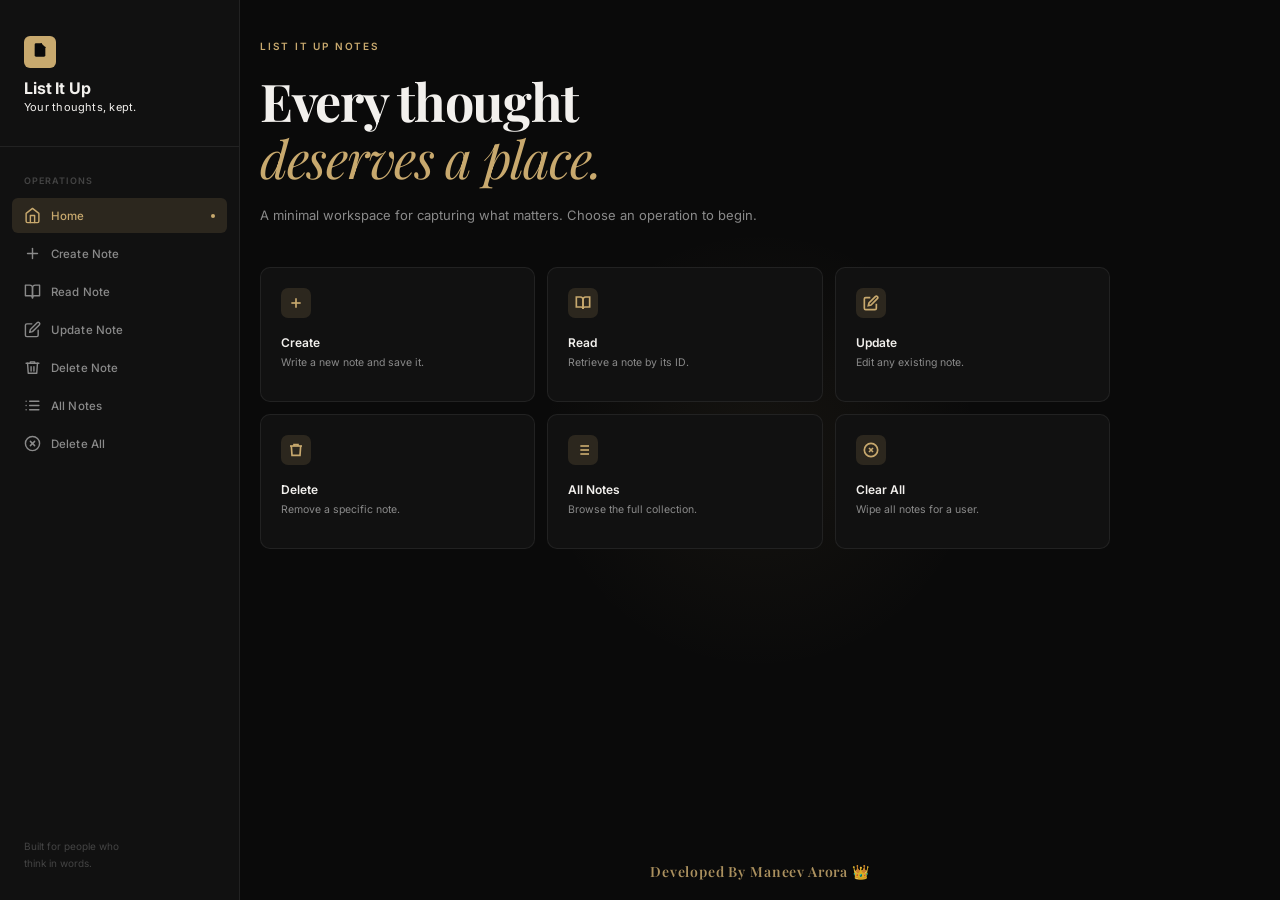
<file: List_It_Up_NotesApp/templates/index.html>
<!DOCTYPE html>
<html lang="en">
<head>
<meta charset="UTF-8" />
<meta name="viewport" content="width=device-width, initial-scale=1.0, viewport-fit=cover" />
<title>List It Up</title>
<link rel="icon" href="data:image/svg+xml,<svg xmlns='http://www.w3.org/2000/svg' viewBox='0 0 100 100'><text y='.9em' font-size='90'>📋</text></svg>" />
<link rel="preconnect" href="https://fonts.googleapis.com" />
<link rel="preconnect" href="https://fonts.gstatic.com" crossorigin />
<link href="https://fonts.googleapis.com/css2?family=Inter:wght@300;400;500;600;700;800&family=Playfair+Display:ital,wght@0,700;1,400&display=swap" rel="stylesheet" />
<style>
  /* ─── TOKENS ─────────────────────────────────── */
  :root {
    --bg:         #0A0A0A;
    --bg-2:       #111111;
    --bg-3:       #1A1A1A;
    --bg-4:       #222222;
    --border:     rgba(255,255,255,0.07);
    --border-2:   rgba(255,255,255,0.12);
    --accent:     #C8A96E;
    --accent-dim: rgba(200,169,110,0.15);
    --accent-glow:rgba(200,169,110,0.08);
    --ink:        #F2F0ED;
    --ink-dim:    #8A8A8A;
    --ink-ghost:  #444444;
    --success:    #4A9B6F;
    --error:      #B85450;
    --radius:     10px;
    --radius-sm:  6px;
    --transition: 0.3s cubic-bezier(0.4,0,0.2,1);
  }

  *, *::before, *::after {
    box-sizing: border-box;
    margin: 0;
    padding: 0;
  }

  html, body {
    width: 100%;
    min-height: 100%;
    max-width: 100%;
    font-family: 'Inter', sans-serif;
    background: var(--bg);
    color: var(--ink);
    overflow-x: hidden;
    overflow-y: auto;
  }

  /* ─── LAYOUT ─────────────────────────────────── */
  .shell {
    display: grid;
    grid-template-columns: 240px minmax(0, 1fr);
    min-height: 100dvh;
    width: 100%;
    max-width: 100%;
    position: relative;
  }

  /* ─── SIDEBAR ────────────────────────────────── */
  .sidebar {
    background: var(--bg-2);
    border-right: 1px solid var(--border);
    display: flex;
    flex-direction: column;
    padding: 36px 0 28px;
    position: sticky;
    top: 0;
    height: 100dvh;
    z-index: 10;
  }

  .brand {
    padding: 0 24px 32px;
    border-bottom: 1px solid var(--border);
    margin-bottom: 28px;
  }

  .brand a {
    text-decoration: none;
    color: var(--ink);
  }

  .brand-mark {
    width: 32px;
    height: 32px;
    background: var(--accent);
    border-radius: 6px;
    margin-bottom: 12px;
    display: flex;
    align-items: center;
    justify-content: center;
  }

  .brand-mark svg {
    width: 16px;
    height: 16px;
    fill: #0A0A0A;
  }

  .brand-name {
    font-size: 16px;
    font-weight: 700;
    letter-spacing: -0.01em;
    line-height: 1;
    color: var(--ink);
  }

  .brand-tagline {
    font-size: 11px;
    font-weight: 400;
    color: var(--ink-ghost);
    margin-top: 4px;
    letter-spacing: 0.02em;
  }

  .nav {
    flex: 1;
    padding: 0 12px;
  }

  .nav-section-label {
    font-size: 9px;
    font-weight: 600;
    color: var(--ink-ghost);
    letter-spacing: 0.12em;
    text-transform: uppercase;
    padding: 0 12px;
    margin-bottom: 8px;
  }

  .nav-item {
    display: flex;
    align-items: center;
    gap: 10px;
    padding: 9px 12px;
    margin-bottom: 3px;
    border-radius: var(--radius-sm);
    color: var(--ink-dim);
    cursor: pointer;
    transition:
      background var(--transition),
      color var(--transition);
    position: relative;
    user-select: none;
  }

  .nav-item:hover {
    background: var(--bg-3);
    color: var(--ink);
  }

  .nav-item.active {
    background: var(--accent-dim);
    color: var(--accent);
  }

  .nav-icon {
    width: 17px;
    height: 17px;
    flex-shrink: 0;
    stroke: currentColor;
  }

  .nav-label {
    font-size: 11.5px;
    font-weight: 500;
    letter-spacing: 0.01em;
  }

  .nav-dot {
    width: 4px;
    height: 4px;
    border-radius: 50%;
    background: currentColor;
    margin-left: auto;
    opacity: 0;
    transition: opacity var(--transition);
  }

  .nav-item.active .nav-dot {
    opacity: 1;
  }

  .sidebar-footer {
    padding: 0 24px;
    color: var(--ink-ghost);
    font-size: 10px;
    line-height: 1.7;
    font-weight: 400;
  }

  .sidebar-footer strong {
    color: var(--accent);
    font-weight: 600;
    font-size: 10px;
  }

  /* ─── MAIN ───────────────────────────────────── */
  .main {
    background: var(--bg);
    position: relative;
    width: 100%;
    min-width: 0;
    min-height: 100dvh;
    overflow: visible;
  }

  /* ─── SCREENS ────────────────────────────────── */
  .screen {
    display: none;
    animation: screenIn 0.35s cubic-bezier(0.4,0,0.2,1) forwards;
    min-height: 100dvh;
    width: 100%;
    max-width: 100%;
    overflow-x: hidden;
  }

  .screen.active {
    display: flex;
    flex-direction: column;
    position: relative;
  }

  @keyframes screenIn {
    from {
      opacity: 0;
      transform: translateY(14px);
    }

    to {
      opacity: 1;
      transform: translateY(0);
    }
  }

  /* ─── SCREEN: HOME ───────────────────────────── */
  #screen-home {
    padding: 40px 20px 120px;
    justify-content: flex-start;
  }

  .home-bg-orb {
    position: absolute;
    width: min(480px, 100vw);
    height: min(480px, 100vw);
    border-radius: 50%;
    background: radial-gradient(
      circle,
      rgba(200,169,110,0.06) 0%,
      transparent 65%
    );
    top: 50%;
    left: 50%;
    transform: translate(-50%, -50%);
    pointer-events: none;
  }

  .home-eyebrow {
    font-size: 10px;
    font-weight: 600;
    letter-spacing: 0.18em;
    color: var(--accent);
    margin-bottom: 20px;
    position: relative;
    text-transform: uppercase;
  }

  .home-heading {
    font-family: 'Playfair Display', serif;
    font-size: clamp(34px, 4.5vw, 52px);
    font-weight: 700;
    line-height: 1.1;
    letter-spacing: -0.025em;
    margin-bottom: 18px;
    position: relative;
  }

  .home-heading em {
    color: var(--accent);
    font-weight: 400;
  }

  .home-sub {
    max-width: 520px;
    color: var(--ink-dim);
    font-size: 13px;
    line-height: 1.75;
    margin-bottom: 40px;
    position: relative;
  }

  .home-grid {
    display: grid;
    grid-template-columns: repeat(3, minmax(0, 1fr));
    gap: 12px;
    width: 100%;
    max-width: 850px;
    position: relative;
  }

  .home-card {
    background: var(--bg-2);
    border: 1px solid var(--border);
    border-radius: var(--radius);
    padding: 20px;
    min-height: 135px;
    cursor: pointer;
    transition:
      transform var(--transition),
      border-color var(--transition),
      background var(--transition);
  }

  .home-card:hover {
    transform: translateY(-3px);
    border-color: var(--border-2);
    background: var(--bg-3);
  }

  .home-card-icon {
    width: 30px;
    height: 30px;
    border-radius: 7px;
    background: var(--accent-dim);
    color: var(--accent);
    display: flex;
    align-items: center;
    justify-content: center;
    margin-bottom: 17px;
  }

  .home-card-title {
    font-size: 12px;
    font-weight: 600;
    margin-bottom: 5px;
    color: var(--ink);
  }

  .home-card-desc {
    font-size: 10.5px;
    color: var(--ink-dim);
    line-height: 1.5;
  }

  /* ─── SCREEN HEADER ──────────────────────────── */
  .screen-header {
    padding: 38px 42px 28px;
    border-bottom: 1px solid var(--border);
  }

  .back-btn {
    display: inline-flex;
    align-items: center;
    gap: 7px;
    background: none;
    border: none;
    color: var(--ink-ghost);
    font-family: inherit;
    font-size: 10px;
    cursor: pointer;
    padding: 0;
    margin-bottom: 30px;
    transition: color 0.2s;
  }

  .back-btn:hover {
    color: var(--accent);
  }

  .back-btn svg {
    width: 14px;
    height: 14px;
    stroke: currentColor;
  }

  .screen-header-eyebrow {
    font-size: 9px;
    font-weight: 600;
    color: var(--accent);
    letter-spacing: 0.16em;
    text-transform: uppercase;
    margin-bottom: 9px;
  }

  .screen-title {
    font-family: 'Playfair Display', serif;
    font-size: 30px;
    line-height: 1.15;
    letter-spacing: -0.02em;
    margin-bottom: 8px;
  }

  .screen-subtitle {
    color: var(--ink-dim);
    font-size: 12px;
    line-height: 1.6;
    max-width: 500px;
  }

  /* ─── SCREEN BODY ────────────────────────────── */
  .screen-body {
    padding: 30px 42px 120px;
    width: 100%;
    max-width: 900px;
  }

  .form-row {
    display: grid;
    grid-template-columns: 1fr;
    gap: 20px;
    margin-bottom: 20px;
  }

  .form-row.cols-2 {
    grid-template-columns: repeat(2, minmax(0, 1fr));
  }

  .field {
    min-width: 0;
  }

  .field label {
    display: block;
    font-size: 9px;
    font-weight: 600;
    letter-spacing: 0.12em;
    text-transform: uppercase;
    color: var(--ink-dim);
    margin-bottom: 8px;
  }

  input,
  textarea {
    width: 100%;
    border: 1px solid var(--border);
    background: var(--bg-2);
    color: var(--ink);
    border-radius: var(--radius-sm);
    outline: none;
    font-family: 'Inter', sans-serif;
    font-size: 13px;
    transition:
      border-color var(--transition),
      box-shadow var(--transition),
      background var(--transition);
  }

  input {
    height: 44px;
    padding: 0 14px;
  }

  textarea {
    min-height: 150px;
    padding: 14px;
    resize: vertical;
    line-height: 1.65;
  }

  input::placeholder,
  textarea::placeholder {
    color: var(--ink-ghost);
  }

  input:focus,
  textarea:focus {
    border-color: rgba(200,169,110,0.45);
    box-shadow: 0 0 0 3px rgba(200,169,110,0.06);
    background: var(--bg-3);
  }

  .char-counter {
    margin-top: 6px;
    text-align: right;
    color: var(--ink-ghost);
    font-size: 9px;
  }

  .char-counter.warn {
    color: var(--accent);
  }

  /* ─── BUTTONS ────────────────────────────────── */
  .btn-row {
    display: flex;
    align-items: center;
    gap: 10px;
    margin-top: 8px;
    margin-bottom: 22px;
  }

  .btn {
    min-height: 42px;
    border-radius: var(--radius-sm);
    border: 1px solid transparent;
    padding: 0 17px;
    font-family: 'Inter', sans-serif;
    font-size: 11px;
    font-weight: 600;
    cursor: pointer;
    display: inline-flex;
    align-items: center;
    justify-content: center;
    gap: 8px;
    position: relative;
    overflow: hidden;
    transition:
      transform 0.2s,
      background var(--transition),
      border-color var(--transition),
      color var(--transition),
      opacity 0.2s;
  }

  .btn:hover {
    transform: translateY(-1px);
  }

  .btn:active {
    transform: translateY(0);
  }

  .btn:disabled {
    cursor: wait;
    opacity: 0.65;
    transform: none;
  }

  .btn-primary {
    background: var(--accent);
    color: #0A0A0A;
  }

  .btn-primary:hover {
    background: #d2b77f;
  }

  .btn-danger {
    background: var(--error);
    color: #fff;
  }

  .btn-danger:hover {
    background: #c5635e;
  }

  .btn-ghost {
    background: transparent;
    border-color: var(--border-2);
    color: var(--ink-dim);
  }

  .btn-ghost:hover {
    border-color: var(--border-2);
    background: var(--bg-3);
    color: var(--ink);
  }

  .spinner {
    display: none;
    width: 13px;
    height: 13px;
    border: 2px solid rgba(0,0,0,0.2);
    border-top-color: currentColor;
    border-radius: 50%;
    animation: spin 0.65s linear infinite;
  }

  .btn.loading .btn-text {
    display: none;
  }

  .btn.loading .spinner {
    display: block;
  }

  @keyframes spin {
    to {
      transform: rotate(360deg);
    }
  }

  /* ─── TOAST ──────────────────────────────────── */
  #toast {
    position: fixed;
    bottom: 28px;
    right: 28px;
    background: var(--bg-3);
    border: 1px solid var(--border-2);
    border-radius: var(--radius);
    padding: 12px 18px;
    font-size: 12.5px;
    font-weight: 500;
    color: var(--ink);
    box-shadow: 0 10px 36px rgba(0,0,0,0.4);
    z-index: 999;
    transform: translateY(16px);
    opacity: 0;
    transition:
      transform 0.28s cubic-bezier(0.4,0,0.2,1),
      opacity 0.28s ease;
    pointer-events: none;
    display: flex;
    align-items: center;
    gap: 8px;
    max-width: calc(100vw - 56px);
  }

  #toast.show {
    transform: translateY(0);
    opacity: 1;
  }

  #toast .toast-dot {
    width: 7px;
    height: 7px;
    border-radius: 50%;
    flex-shrink: 0;
  }

  /* ─── LOADING BAR ────────────────────────────── */
  #loading-bar {
    position: fixed;
    top: 0;
    left: 0;
    height: 2px;
    background: var(--accent);
    width: 0%;
    transition: width 0.3s ease;
    z-index: 9999;
    box-shadow: 0 0 8px rgba(200,169,110,0.5);
  }

  /* ─── NOTE ID REVEAL ─────────────────────────── */
  .note-id-reveal {
    display: inline-flex;
    align-items: center;
    gap: 8px;
    background: var(--accent-dim);
    border: 1px solid rgba(200,169,110,0.25);
    border-radius: var(--radius-sm);
    padding: 9px 16px;
    margin-top: 12px;
    font-size: 15px;
    font-weight: 700;
    color: var(--accent);
    letter-spacing: 0.01em;
  }

  .note-id-reveal span {
    color: var(--ink-dim);
    font-size: 10.5px;
    font-weight: 500;
  }

  /* ─── RESULT BOX ─────────────────────────────── */
  .result-box {
    display: none;
    margin-top: 18px;
    border-radius: var(--radius);
    padding: 18px 20px;
    border: 1px solid var(--border);
    background: var(--bg-2);
  }

  .result-box.show {
    display: block;
    animation: resultIn 0.3s ease forwards;
  }

  .result-box.success {
    border-color: rgba(74,155,111,0.25);
    background: rgba(74,155,111,0.05);
  }

  .result-box.error {
    border-color: rgba(184,84,80,0.25);
    background: rgba(184,84,80,0.05);
  }

  .result-box-label {
    font-size: 9px;
    text-transform: uppercase;
    letter-spacing: 0.14em;
    font-weight: 700;
    margin-bottom: 7px;
    color: var(--accent);
  }

  .result-box.error .result-box-label {
    color: #D47A78;
  }

  .result-box-message {
    color: var(--ink);
    font-size: 12px;
    line-height: 1.6;
  }

  .result-box-detail {
    color: var(--ink-dim);
    font-size: 10px;
    margin-top: 6px;
    line-height: 1.5;
  }

  @keyframes resultIn {
    from {
      opacity: 0;
      transform: translateY(6px);
    }

    to {
      opacity: 1;
      transform: translateY(0);
    }
  }

  /* ─── READ NOTE CARD ────────────────────────── */
  .note-card {
    background: var(--bg-2);
    border: 1px solid var(--border);
    border-radius: var(--radius);
    overflow: hidden;
    margin-top: 22px;
  }

  .note-card-head {
    display: flex;
    align-items: flex-start;
    justify-content: space-between;
    gap: 15px;
    padding: 16px 18px;
    border-bottom: 1px solid var(--border);
  }

  .note-card-meta {
    min-width: 0;
  }

  .note-card-id {
    color: var(--accent);
    font-size: 9px;
    font-weight: 700;
    letter-spacing: 0.1em;
    text-transform: uppercase;
    margin-bottom: 5px;
  }

  .note-card-author {
    font-size: 11px;
    color: var(--ink-dim);
  }

  .note-card-time {
    color: var(--ink-ghost);
    font-size: 9px;
    text-align: right;
    white-space: nowrap;
  }

  .note-card-body {
    padding: 20px;
    color: var(--ink);
    font-size: 13px;
    line-height: 1.8;
    white-space: pre-wrap;
    overflow-wrap: anywhere;
    word-break: break-word;
  }

  .note-card-actions {
    padding: 0 18px 16px;
    display: flex;
    justify-content: flex-end;
  }

  /* ─── SEARCH ROW ─────────────────────────────── */
  .search-row {
    display: flex;
    align-items: center;
    gap: 10px;
    max-width: 600px;
  }

  .search-row input {
    flex: 1;
    min-width: 0;
  }

  /* ─── ALL NOTES GRID ────────────────────────── */
  .notes-grid {
    display: grid;
    grid-template-columns: repeat(2, minmax(0,1fr));
    gap: 12px;
    width: 100%;
  }

  .notes-grid-item {
    background: var(--bg-2);
    border: 1px solid var(--border);
    border-radius: var(--radius);
    padding: 17px;
    cursor: pointer;
    transition:
      border-color var(--transition),
      transform var(--transition),
      background var(--transition);
    min-width: 0;
  }

  .notes-grid-item:hover {
    border-color: var(--border-2);
    transform: translateY(-2px);
    background: var(--bg-3);
  }

  .id-badge {
    color: var(--accent);
    font-size: 9px;
    font-weight: 700;
    letter-spacing: 0.08em;
    margin-bottom: 12px;
  }

  .note-snippet {
    font-size: 11.5px;
    line-height: 1.65;
    color: var(--ink);
    white-space: normal;
    overflow-wrap: anywhere;
    word-break: break-word;
    display: -webkit-box;
    -webkit-line-clamp: 6;
    -webkit-box-orient: vertical;
    overflow: hidden;
    min-height: 113px;
  }

  .note-time {
    margin-top: 14px;
    padding-top: 11px;
    border-top: 1px solid var(--border);
    font-size: 9px;
    color: var(--ink-ghost);
  }

  .notes-empty {
    color: var(--ink-dim);
    font-size: 12px;
    padding: 25px 0;
    text-align: center;
  }

  .notes-empty-icon {
    font-size: 24px;
    margin-bottom: 10px;
  }

  /* ─── DELETE ALL SCREEN ──────────────────────── */
  #screen-deleteall .screen-body {
    display: flex;
    flex-direction: column;
    align-items: flex-start;
  }

  .danger-zone {
    background: rgba(184,84,80,0.04);
    border: 1px solid rgba(184,84,80,0.15);
    border-radius: var(--radius);
    padding: 28px 32px;
    max-width: 480px;
    width: 100%;
  }

  .danger-zone-label {
    font-size: 9px;
    font-weight: 700;
    letter-spacing: 0.14em;
    color: #D47A78;
    text-transform: uppercase;
    margin-bottom: 10px;
  }

  .danger-zone-desc {
    font-size: 12.5px;
    font-weight: 400;
    color: var(--ink-dim);
    line-height: 1.65;
    margin-bottom: 20px;
  }

  /* ─── DIALOG ─────────────────────────────────── */
  .overlay {
    position: fixed;
    inset: 0;
    background: rgba(0,0,0,0.72);
    backdrop-filter: blur(8px);
    -webkit-backdrop-filter: blur(8px);
    z-index: 1000;
    display: none;
    align-items: center;
    justify-content: center;
    padding: 20px;
  }

  .overlay.show {
    display: flex;
  }

  .dialog {
    width: min(420px, 100%);
    background: var(--bg-2);
    border: 1px solid var(--border-2);
    border-radius: 14px;
    padding: 28px;
    box-shadow: 0 24px 80px rgba(0,0,0,0.55);
    animation: dialogIn 0.25s cubic-bezier(0.4,0,0.2,1);
  }

  @keyframes dialogIn {
    from {
      opacity: 0;
      transform: translateY(10px) scale(0.98);
    }

    to {
      opacity: 1;
      transform: translateY(0) scale(1);
    }
  }

  .dialog-icon {
    width: 42px;
    height: 42px;
    border-radius: 9px;
    background: rgba(184,84,80,0.12);
    color: #D47A78;
    display: flex;
    align-items: center;
    justify-content: center;
    margin-bottom: 18px;
  }

  .dialog-icon svg {
    width: 20px;
    height: 20px;
  }

  .dialog-title {
    font-family: 'Playfair Display', serif;
    font-size: 22px;
    margin-bottom: 8px;
  }

  .dialog-message {
    font-size: 11.5px;
    color: var(--ink-dim);
    line-height: 1.7;
    margin-bottom: 22px;
  }

  .dialog-btns {
    display: flex;
    justify-content: flex-end;
    gap: 9px;
  }

  /* ─── MOBILE NAV ─────────────────────────────── */
  .mobile-nav {
    display: none;
    position: fixed;
    bottom: 0;
    left: 0;
    right: 0;
    background: rgba(17,17,17,0.97);
    border-top: 1px solid var(--border);
    z-index: 50;
    padding: 0 0 env(safe-area-inset-bottom, 6px);
    backdrop-filter: blur(12px);
    -webkit-backdrop-filter: blur(12px);
  }

  .mobile-nav-inner {
    display: flex;
    justify-content: space-around;
    align-items: center;
    max-width: 500px;
    margin: 0 auto;
  }

  .mobile-nav-btn {
    display: flex;
    flex-direction: column;
    align-items: center;
    gap: 3px;
    cursor: pointer;
    padding: 7px 8px;
    border-radius: 8px;
    transition: background 0.2s;
    color: var(--ink-ghost);
    border: none;
    background: none;
    font-family: 'Inter', sans-serif;
  }

  .mobile-nav-btn svg {
    width: 18px;
    height: 18px;
    stroke: currentColor;
  }

  .mobile-nav-btn span {
    font-size: 9px;
    font-weight: 500;
  }

  .mobile-nav-btn.active {
    color: var(--accent);
  }

  /* ─── RESPONSIVE ─────────────────────────────── */
  @media (max-width: 900px) {
    .home-grid {
      grid-template-columns: repeat(2, minmax(0,1fr));
      max-width: 480px;
    }
  }

  @media (max-width: 768px) {
    html, body {
      width: 100%;
      min-height: 100%;
      overflow-x: hidden;
      overflow-y: auto;
      overscroll-behavior-y: auto;
    }

    .shell {
      display: block;
      min-height: 100dvh;
      height: auto;
      overflow: visible;
    }

    .sidebar {
      display: none;
    }

    .main {
      width: 100%;
      min-height: 100dvh;
      height: auto;
      padding-bottom: calc(82px + env(safe-area-inset-bottom, 0px));
      overflow: visible;
      touch-action: auto;
    }

    .mobile-nav {
      display: block;
      min-height: 60px;
    }

    .mobile-nav-inner {
      min-height: 60px;
    }

    .screen-header {
      padding: 24px 20px 20px;
    }

    .screen-body {
      padding: 20px;
    }

    #screen-home {
      padding: 40px 20px 110px;
      justify-content: flex-start;
    }

    .home-heading {
      font-size: 28px;
    }

    .home-grid {
      grid-template-columns: repeat(2, minmax(0,1fr));
      max-width: 100%;
      gap: 10px;
    }

    .form-row.cols-2 {
      grid-template-columns: 1fr;
    }

    .search-row {
      flex-direction: column;
      align-items: stretch;
    }

    .search-row .btn {
      width: 100%;
    }

    .btn-row {
      flex-direction: column;
      align-items: stretch;
    }

    .btn-row .btn {
      width: 100%;
      justify-content: center;
    }

    .danger-zone {
      padding: 20px;
      max-width: 100%;
    }

    .notes-grid {
      grid-template-columns: 1fr;
    }

    #toast {
      bottom: calc(78px + env(safe-area-inset-bottom, 0px));
      right: 16px;
      left: 16px;
      max-width: none;
    }

    .screen-title {
      font-size: 22px;
    }

    .screen-body {
      overflow-x: hidden;
    }

    .note-card {
      padding: 18px 16px;
    }

    .note-card-body {
      font-size: 13.5px;
    }

    .dialog {
      padding: 23px;
    }

    .dialog-btns {
      flex-direction: column-reverse;
    }

    .dialog-btns .btn {
      width: 100%;
    }
  }

  @media (max-width: 400px) {
    .home-grid {
      grid-template-columns: 1fr;
    }

    .home-card {
      padding: 16px 14px;
    }
  }

  @media (prefers-reduced-motion: reduce) {
    *,
    *::before,
    *::after {
      animation-duration: 0.01ms !important;
      transition-duration: 0.01ms !important;
    }
  }

  /* ─── RIPPLE ─────────────────────────────────── */
  .ripple {
    position: absolute;
    border-radius: 50%;
    background: rgba(255,255,255,0.08);
    transform: scale(0);
    animation: rippleAnim 0.5s linear;
    pointer-events: none;
  }

  @keyframes rippleAnim {
    to {
      transform: scale(4);
      opacity: 0;
    }
  }

  /* ─── UNIVERSAL BYLINE ───────────────────────── */
  #byline {
  position: fixed;
   left: 240px;
  right: 0;
  bottom: 18px;
  min-height: 22px;
  padding: 0 16px;
  display: flex;
  align-items: center;
  justify-content: center;
  gap: 4px;
  font-size: 14px;
  font-weight: 600;
  letter-spacing: 0.06em;
  color: var(--accent);
  pointer-events: none;
  opacity: 0.85;
  font-family: 'Playfair Display', serif;
  text-align: center;
}

  #byline {
  opacity: 0;
  visibility: hidden;
  transition: opacity 0.3s ease, visibility 0.3s ease;
}

#byline.show {
  opacity: 0.85;
  visibility: visible;
}

  #byline a {
    text-decoration: none;
    color: var(--accent);
    pointer-events: auto;
    white-space: nowrap;
  }

  #byline span {
    white-space: nowrap;
  }

  @media (max-width: 768px) {
    #byline {
      left: 0;
      right: 0;
      bottom: calc(76px + env(safe-area-inset-bottom, 0px));
      font-size: 11px;
      padding: 0 12px;
    }
  }
  /* ══════════════════════════════════════════
   READ / ALL RESULT FIX
══════════════════════════════════════════ */

#read-result,
#all-result {
  display: block;
  width: 100%;
  height: auto;
  min-height: 0;
  margin-top: 18px;
  padding: 0;
  border: 0;
  background: transparent;
}

/* The result wrapper itself must never become a large box */
#read-result.result-box,
#read-result.result-box.show,
#all-result.result-box,
#all-result.result-box.show {
  display: block;
  width: 100%;
  height: auto;
  min-height: 0;
  margin-top: 18px;
  padding: 0;
  border: 0;
  background: transparent;
  animation: none;
}

/* Actual note card should only be as tall as its content */
.note-card {
  height: auto;
  min-height: 0;
}

.note-card-body {
  height: auto;
  min-height: 0;
  padding: 20px;
}

.note-card-actions {
  height: auto;
  min-height: 0;
}
</style>
</head>
<body>

<div id="loading-bar"></div>

<!-- CONFIRM DIALOG -->
<div class="overlay" id="overlay">
  <div class="dialog" id="dialog">
    <div class="dialog-icon">
      <svg
        viewBox="0 0 24 24"
        fill="none"
        stroke="currentColor"
        stroke-width="2"
        stroke-linecap="round"
        stroke-linejoin="round"
      >
        <path d="M3 6h18M8 6V4h8v2M19 6l-1 14H6L5 6"/>
      </svg>
    </div>

    <div class="dialog-title" id="dialog-title">
      Delete all notes?
    </div>

    <div class="dialog-message" id="dialog-message">
      This action cannot be undone.
      All notes for this user will be permanently removed.
    </div>

    <div class="dialog-btns">
      <button
        class="btn btn-ghost"
        onclick="closeDialog()"
      >
        Cancel
      </button>

      <button
        class="btn btn-danger"
        id="dialog-confirm"
      >
        Yes, delete
      </button>
    </div>
  </div>
</div>

<!-- TOAST -->
<div id="toast">
  <span class="toast-dot" id="toast-dot"></span>
  <span id="toast-msg"></span>
</div>

<!-- SHELL -->
<div class="shell">

  <!-- SIDEBAR -->
  <aside class="sidebar">

    <div class="brand">
      <div class="brand-mark">
        <a href="https://list-it-up-notes-webapp.onrender.com">
          <svg viewBox="0 0 24 24">
          <path d="M14 2H6a2 2 0 0 0-2 2v16a2 2 0 0 0 2 2h12a2 2 0 0 0 2-2V8z"/>
          <polyline
            points="14,2 14,8 20,8"
            style="fill:none;stroke:#0A0A0A;stroke-width:2"
          />
          <line
            x1="16"
            y1="13"
            x2="8"
            y2="13"
            style="stroke:#0A0A0A;stroke-width:2"
          />
          <line
            x1="16"
            y1="17"
            x2="8"
            y2="17"
            style="stroke:#0A0A0A;stroke-width:2"
          />
          <line
            x1="10"
            y1="9"
            x2="8"
            y2="9"
            style="stroke:#0A0A0A;stroke-width:2"
          />
        </svg>
        </a>
      </div>

      <div class="brand-name">
        <a href="https://list-it-up-notes-webapp.onrender.com">List It Up</a>
      </div>

      <div class="brand-tagline">
        <a href="https://list-it-up-notes-webapp.onrender.com">Your thoughts, kept.</a>
      </div>
    </div>

    <nav class="nav">

      <div
        class="nav-section-label"
        style="margin-bottom:12px;"
      >
        Operations
      </div>

      <div
        class="nav-item active"
        onclick="navigate('home')"
        id="nav-home"
      >
        <svg
          class="nav-icon"
          viewBox="0 0 24 24"
          fill="none"
          stroke="currentColor"
          stroke-width="2"
          stroke-linecap="round"
          stroke-linejoin="round"
        >
          <path d="M3 9l9-7 9 7v11a2 2 0 0 1-2 2H5a2 2 0 0 1-2-2z"/>
          <polyline points="9,22 9,12 15,12 15,22"/>
        </svg>

        <span class="nav-label">
          Home
        </span>

        <span class="nav-dot"></span>
      </div>

      <div
        class="nav-item"
        onclick="navigate('create')"
        id="nav-create"
      >
        <svg
          class="nav-icon"
          viewBox="0 0 24 24"
          fill="none"
          stroke="currentColor"
          stroke-width="2"
          stroke-linecap="round"
          stroke-linejoin="round"
        >
          <line x1="12" y1="5" x2="12" y2="19"/>
          <line x1="5" y1="12" x2="19" y2="12"/>
        </svg>

        <span class="nav-label">
          Create Note
        </span>

        <span class="nav-dot"></span>
      </div>

      <div
        class="nav-item"
        onclick="navigate('read')"
        id="nav-read"
      >
        <svg
          class="nav-icon"
          viewBox="0 0 24 24"
          fill="none"
          stroke="currentColor"
          stroke-width="2"
          stroke-linecap="round"
          stroke-linejoin="round"
        >
          <path d="M2 3h6a4 4 0 0 1 4 4v14a3 3 0 0 0-3-3H2z"/>
          <path d="M22 3h-6a4 4 0 0 0-4 4v14a3 3 0 0 1 3-3h7z"/>
        </svg>

        <span class="nav-label">
          Read Note
        </span>

        <span class="nav-dot"></span>
      </div>

      <div
        class="nav-item"
        onclick="navigate('update')"
        id="nav-update"
      >
        <svg
          class="nav-icon"
          viewBox="0 0 24 24"
          fill="none"
          stroke="currentColor"
          stroke-width="2"
          stroke-linecap="round"
          stroke-linejoin="round"
        >
          <path d="M11 4H4a2 2 0 0 0-2 2v14a2 2 0 0 0 2 2h14a2 2 0 0 0 2-2v-7"/>
          <path d="M18.5 2.5a2.121 2.121 0 0 1 3 3L12 15l-4 1 1-4 9.5-9.5z"/>
        </svg>

        <span class="nav-label">
          Update Note
        </span>

        <span class="nav-dot"></span>
      </div>

      <div
        class="nav-item"
        onclick="navigate('delete')"
        id="nav-delete"
      >
        <svg
          class="nav-icon"
          viewBox="0 0 24 24"
          fill="none"
          stroke="currentColor"
          stroke-width="2"
          stroke-linecap="round"
          stroke-linejoin="round"
        >
          <polyline points="3,6 5,6 21,6"/>
          <path d="M19 6l-1 14H6L5 6"/>
          <path d="M10 11v6M14 11v6"/>
          <path d="M9 6V4h6v2"/>
        </svg>

        <span class="nav-label">
          Delete Note
        </span>

        <span class="nav-dot"></span>
      </div>

      <div
        class="nav-item"
        onclick="navigate('all')"
        id="nav-all"
      >
        <svg
          class="nav-icon"
          viewBox="0 0 24 24"
          fill="none"
          stroke="currentColor"
          stroke-width="2"
          stroke-linecap="round"
          stroke-linejoin="round"
        >
          <line x1="8" y1="6" x2="21" y2="6"/>
          <line x1="8" y1="12" x2="21" y2="12"/>
          <line x1="8" y1="18" x2="21" y2="18"/>
          <line x1="3" y1="6" x2="3.01" y2="6"/>
          <line x1="3" y1="12" x2="3.01" y2="12"/>
          <line x1="3" y1="18" x2="3.01" y2="18"/>
        </svg>

        <span class="nav-label">
          All Notes
        </span>

        <span class="nav-dot"></span>
      </div>

      <div
        class="nav-item"
        onclick="navigate('deleteall')"
        id="nav-deleteall"
      >
        <svg
          class="nav-icon"
          viewBox="0 0 24 24"
          fill="none"
          stroke="currentColor"
          stroke-width="2"
          stroke-linecap="round"
          stroke-linejoin="round"
        >
          <circle cx="12" cy="12" r="10"/>
          <line x1="15" y1="9" x2="9" y2="15"/>
          <line x1="9" y1="9" x2="15" y2="15"/>
        </svg>

        <span class="nav-label">
          Delete All
        </span>

        <span class="nav-dot"></span>
      </div>

    </nav>

    <div class="sidebar-footer">
      Built for people who<br/>
      think in words.
    </div>

  </aside>

  <!-- MAIN -->
  <main class="main" id="main">

    <!-- HOME -->
    <div class="screen active" id="screen-home">

      <div class="home-bg-orb"></div>

      <div class="home-eyebrow">
        List It Up Notes
      </div>

      <h1 class="home-heading">
        Every thought<br/>
        <em>deserves a place.</em>
      </h1>

      <p class="home-sub">
        A minimal workspace for capturing what matters.
        Choose an operation to begin.
      </p>

      <div class="home-grid">

        <div
          class="home-card"
          onclick="navigate('create')"
        >
          <div class="home-card-icon">
            <svg
              width="16"
              height="16"
              viewBox="0 0 24 24"
              fill="none"
              stroke="currentColor"
              stroke-width="2.5"
            >
              <line x1="12" y1="5" x2="12" y2="19"/>
              <line x1="5" y1="12" x2="19" y2="12"/>
            </svg>
          </div>

          <div class="home-card-title">
            Create
          </div>

          <div class="home-card-desc">
            Write a new note and save it.
          </div>
        </div>

        <div
          class="home-card"
          onclick="navigate('read')"
        >
          <div class="home-card-icon">
            <svg
              width="16"
              height="16"
              viewBox="0 0 24 24"
              fill="none"
              stroke="currentColor"
              stroke-width="2.5"
            >
              <path d="M2 3h6a4 4 0 0 1 4 4v14a3 3 0 0 0-3-3H2z"/>
              <path d="M22 3h-6a4 4 0 0 0-4 4v14a3 3 0 0 1 3-3h7z"/>
            </svg>
          </div>

          <div class="home-card-title">
            Read
          </div>

          <div class="home-card-desc">
            Retrieve a note by its ID.
          </div>
        </div>

        <div
          class="home-card"
          onclick="navigate('update')"
        >
          <div class="home-card-icon">
            <svg
              width="16"
              height="16"
              viewBox="0 0 24 24"
              fill="none"
              stroke="currentColor"
              stroke-width="2.5"
            >
              <path d="M11 4H4a2 2 0 0 0-2 2v14a2 2 0 0 0 2 2h14a2 2 0 0 0 2-2v-7"/>
              <path d="M18.5 2.5a2.121 2.121 0 0 1 3 3L12 15l-4 1 1-4 9.5-9.5z"/>
            </svg>
          </div>

          <div class="home-card-title">
            Update
          </div>

          <div class="home-card-desc">
            Edit any existing note.
          </div>
        </div>

        <div
          class="home-card"
          onclick="navigate('delete')"
        >
          <div class="home-card-icon">
            <svg
              width="16"
              height="16"
              viewBox="0 0 24 24"
              fill="none"
              stroke="currentColor"
              stroke-width="2.5"
            >
              <polyline points="3,6 5,6 21,6"/>
              <path d="M19 6l-1 14H6L5 6"/>
              <path d="M9 6V4h6v2"/>
            </svg>
          </div>

          <div class="home-card-title">
            Delete
          </div>

          <div class="home-card-desc">
            Remove a specific note.
          </div>
        </div>

        <div
          class="home-card"
          onclick="navigate('all')"
        >
          <div class="home-card-icon">
            <svg
              width="16"
              height="16"
              viewBox="0 0 24 24"
              fill="none"
              stroke="currentColor"
              stroke-width="2.5"
            >
              <line x1="8" y1="6" x2="21" y2="6"/>
              <line x1="8" y1="12" x2="21" y2="12"/>
              <line x1="8" y1="18" x2="21" y2="18"/>
              <line x1="3" y1="6" x2="3.01" y2="6"/>
              <line x1="3" y1="12" x2="3.01" y2="12"/>
              <line x1="3" y1="18" x2="3.01" y2="18"/>
            </svg>
          </div>

          <div class="home-card-title">
            All Notes
          </div>

          <div class="home-card-desc">
            Browse the full collection.
          </div>
        </div>

        <div
          class="home-card"
          onclick="navigate('deleteall')"
        >
          <div class="home-card-icon">
            <svg
              width="16"
              height="16"
              viewBox="0 0 24 24"
              fill="none"
              stroke="currentColor"
              stroke-width="2.5"
            >
              <circle cx="12" cy="12" r="10"/>
              <line x1="15" y1="9" x2="9" y2="15"/>
              <line x1="9" y1="9" x2="15" y2="15"/>
            </svg>
          </div>

          <div class="home-card-title">
            Clear All
          </div>

          <div class="home-card-desc">
            Wipe all notes for a user.
          </div>
        </div>

      </div>
    </div>

    <!-- CREATE -->
    <div class="screen" id="screen-create">

      <div class="screen-header">

        <button
          class="back-btn"
          onclick="navigate('home')"
        >
          <svg
            viewBox="0 0 24 24"
            fill="none"
            stroke-width="2"
            stroke-linecap="round"
            stroke-linejoin="round"
          >
            <polyline points="15,18 9,12 15,6"/>
          </svg>

          Back to Home
        </button>

        <div class="screen-header-eyebrow">
          New Entry
        </div>

        <h2 class="screen-title">
          Create a Note
        </h2>

        <p class="screen-subtitle">
          Set your user details and write your note.
          The ID is generated automatically.
        </p>

      </div>

      <div class="screen-body">

        <div class="form-row cols-2">

          <div class="field">
            <label for="c-userId">
              User ID
            </label>

            <input
              type="number"
              id="c-userId"
              placeholder="e.g. 1001"
              min="1"
            />
          </div>

          <div class="field">
            <label for="c-userName">
              Username
            </label>

            <input
              type="text"
              id="c-userName"
              placeholder="e.g. alex"
            />
          </div>

        </div>

        <div class="form-row">

          <div class="field">

            <label for="c-notes">
              Note Content
            </label>

            <textarea
              id="c-notes"
              placeholder="What's on your mind…"
              maxlength="2000"
              oninput="updateCounter(this, 'c-counter', 2000)"
            ></textarea>

            <div
              class="char-counter"
              id="c-counter"
            >
              0 / 2000
            </div>

          </div>

        </div>

        <div class="btn-row">

          <button
            class="btn btn-primary"
            id="btn-create"
            onclick="handleCreate()"
          >
            <span class="btn-text">
              Save Note
            </span>

            <span class="spinner"></span>
          </button>

          <button
            class="btn btn-ghost"
            onclick="clearForm('create')"
          >
            Clear
          </button>

        </div>

        <div
          class="result-box"
          id="create-result"
        ></div>

      </div>

    </div>

    <!-- READ -->
    <div class="screen" id="screen-read">

      <div class="screen-header">

        <button
          class="back-btn"
          onclick="navigate('home')"
        >
          <svg
            viewBox="0 0 24 24"
            fill="none"
            stroke-width="2"
            stroke-linecap="round"
            stroke-linejoin="round"
          >
            <polyline points="15,18 9,12 15,6"/>
          </svg>

          Back to Home
        </button>

        <div class="screen-header-eyebrow">
          Retrieve
        </div>

        <h2 class="screen-title">
          Read a Note
        </h2>

        <p class="screen-subtitle">
          Enter the Note ID to retrieve its content.
        </p>

      </div>

      <div class="screen-body">

        <div class="search-row">

          <input
            type="number"
            id="r-noteId"
            placeholder="Note ID"
            min="1"
            onkeydown="if(event.key==='Enter') handleRead()"
          />

          <button
            class="btn btn-primary"
            id="btn-read"
            onclick="handleRead()"
          >
            <span class="btn-text">
              Fetch Note
            </span>

            <span class="spinner"></span>
          </button>

        </div>

        <div id="read-result"></div>

      </div>

    </div>

    <!-- UPDATE -->
    <div class="screen" id="screen-update">

      <div class="screen-header">

        <button
          class="back-btn"
          onclick="navigate('home')"
        >
          <svg
            viewBox="0 0 24 24"
            fill="none"
            stroke-width="2"
            stroke-linecap="round"
            stroke-linejoin="round"
          >
            <polyline points="15,18 9,12 15,6"/>
          </svg>

          Back to Home
        </button>

        <div class="screen-header-eyebrow">
          Edit
        </div>

        <h2 class="screen-title">
          Update a Note
        </h2>

        <p class="screen-subtitle">
          Enter the Note ID and provide the revised content.
        </p>

      </div>

      <div class="screen-body">

        <div class="form-row">

          <div class="field">

            <label for="u-noteId">
              Note ID
            </label>

            <input
              type="number"
              id="u-noteId"
              placeholder="Note ID to update"
              min="1"
            />

          </div>

        </div>

        <div class="form-row">

          <div class="field">

            <label for="u-notes">
              Updated Content
            </label>

            <textarea
              id="u-notes"
              placeholder="Write the revised note here…"
              maxlength="2000"
              oninput="updateCounter(this, 'u-counter', 2000)"
            ></textarea>

            <div
              class="char-counter"
              id="u-counter"
            >
              0 / 2000
            </div>

          </div>

        </div>

        <div class="btn-row">

          <button
            class="btn btn-primary"
            id="btn-update"
            onclick="handleUpdate()"
          >
            <span class="btn-text">
              Save Changes
            </span>

            <span class="spinner"></span>
          </button>

          <button
            class="btn btn-ghost"
            onclick="clearForm('update')"
          >
            Clear
          </button>

        </div>

        <div
          class="result-box"
          id="update-result"
        ></div>

      </div>

    </div>

    <!-- DELETE -->
    <div class="screen" id="screen-delete">

      <div class="screen-header">

        <button
          class="back-btn"
          onclick="navigate('home')"
        >
          <svg
            viewBox="0 0 24 24"
            fill="none"
            stroke-width="2"
            stroke-linecap="round"
            stroke-linejoin="round"
          >
            <polyline points="15,18 9,12 15,6"/>
          </svg>

          Back to Home
        </button>

        <div class="screen-header-eyebrow">
          Remove
        </div>

        <h2 class="screen-title">
          Delete a Note
        </h2>

        <p class="screen-subtitle">
          Enter the Note ID you want to permanently remove.
        </p>

      </div>

      <div class="screen-body">

        <div class="search-row">

          <input
            type="number"
            id="d-noteId"
            placeholder="Note ID to delete"
            min="1"
            onkeydown="if(event.key==='Enter') handleDelete()"
          />

          <button
            class="btn btn-danger"
            id="btn-delete"
            onclick="handleDelete()"
          >
            <span class="btn-text">
              Delete Note
            </span>

            <span class="spinner"></span>
          </button>

        </div>

        <div
          class="result-box"
          id="delete-result"
        ></div>

      </div>

    </div>

    <!-- ALL NOTES -->
    <div class="screen" id="screen-all">

      <div class="screen-header">

        <button
          class="back-btn"
          onclick="navigate('home')"
        >
          <svg
            viewBox="0 0 24 24"
            fill="none"
            stroke-width="2"
            stroke-linecap="round"
            stroke-linejoin="round"
          >
            <polyline points="15,18 9,12 15,6"/>
          </svg>

          Back to Home
        </button>

        <div class="screen-header-eyebrow">
          Collection
        </div>

        <h2 class="screen-title">
          All Notes
        </h2>

        <p class="screen-subtitle">
          Enter a username to view their entire note library.
        </p>

      </div>

      <div class="screen-body">

        <div class="search-row">

          <input
            type="text"
            id="a-userName"
            placeholder="Username"
            onkeydown="if(event.key==='Enter') handleAll()"
          />

          <button
            class="btn btn-primary"
            id="btn-all"
            onclick="handleAll()"
          >
            <span class="btn-text">
              Load Notes
            </span>

            <span class="spinner"></span>
          </button>

        </div>

        <div id="all-result"></div>

      </div>

    </div>

    <!-- DELETE ALL -->
    <div class="screen" id="screen-deleteall">

      <div class="screen-header">

        <button
          class="back-btn"
          onclick="navigate('home')"
        >
          <svg
            viewBox="0 0 24 24"
            fill="none"
            stroke-width="2"
            stroke-linecap="round"
            stroke-linejoin="round"
          >
            <polyline points="15,18 9,12 15,6"/>
          </svg>

          Back to Home
        </button>

        <div class="screen-header-eyebrow">
          Danger Zone
        </div>

        <h2 class="screen-title">
          Delete All Notes
        </h2>

        <p class="screen-subtitle">
          This permanently removes every note tied to a User ID.
          Proceed carefully.
        </p>

      </div>

      <div class="screen-body">

        <div class="danger-zone">

          <div class="danger-zone-label">
            Irreversible Action
          </div>

          <div class="danger-zone-desc">
            Enter the User ID below.
            All notes belonging to this user will be permanently deleted.
          </div>

          <div
            class="field"
            style="margin-bottom:18px;"
          >

            <label for="da-userId">
              User ID
            </label>

            <input
              type="number"
              id="da-userId"
              placeholder="e.g. 1001"
              min="1"
              onkeydown="if(event.key==='Enter') handleDeleteAll()"
            />

          </div>

          <button
            class="btn btn-danger"
            id="btn-deleteall"
            onclick="handleDeleteAll()"
          >
            <span class="btn-text">
              Delete All Notes
            </span>

            <span class="spinner"></span>
          </button>

        </div>

        <div
          class="result-box"
          id="deleteall-result"
          style="margin-top:20px; max-width:480px;"
        ></div>

      </div>

    </div>
<div id="byline">
  <span>Developed By</span>
  <a
    href="https://www.linkedin.com/in/maneev-arora"
    target="_blank"
    rel="noopener noreferrer"
  >Maneev Arora</a>
  <span>👑</span>
</div>
  </main>

</div>

<!-- MOBILE NAV -->
<nav class="mobile-nav">

  <div class="mobile-nav-inner">

    <button
      class="mobile-nav-btn active"
      id="mnav-home"
      onclick="navigate('home')"
    >
      <svg
        viewBox="0 0 24 24"
        fill="none"
        stroke-width="2"
        stroke-linecap="round"
        stroke-linejoin="round"
      >
        <path d="M3 9l9-7 9 7v11a2 2 0 0 1-2 2H5a2 2 0 0 1-2-2z"/>
        <polyline points="9,22 9,12 15,12 15,22"/>
      </svg>

      <span>Home</span>
    </button>

    <button
      class="mobile-nav-btn"
      id="mnav-create"
      onclick="navigate('create')"
    >
      <svg
        viewBox="0 0 24 24"
        fill="none"
        stroke-width="2"
        stroke-linecap="round"
        stroke-linejoin="round"
      >
        <line x1="12" y1="5" x2="12" y2="19"/>
        <line x1="5" y1="12" x2="19" y2="12"/>
      </svg>

      <span>Create</span>
    </button>

    <button
      class="mobile-nav-btn"
      id="mnav-all"
      onclick="navigate('all')"
    >
      <svg
        viewBox="0 0 24 24"
        fill="none"
        stroke-width="2"
        stroke-linecap="round"
        stroke-linejoin="round"
      >
        <line x1="8" y1="6" x2="21" y2="6"/>
        <line x1="8" y1="12" x2="21" y2="12"/>
        <line x1="8" y1="18" x2="21" y2="18"/>
        <line x1="3" y1="6" x2="3.01" y2="6"/>
        <line x1="3" y1="12" x2="3.01" y2="12"/>
        <line x1="3" y1="18" x2="3.01" y2="18"/>
      </svg>

      <span>All</span>
    </button>

    <button
      class="mobile-nav-btn"
      id="mnav-read"
      onclick="navigate('read')"
    >
      <svg
        viewBox="0 0 24 24"
        fill="none"
        stroke-width="2"
        stroke-linecap="round"
        stroke-linejoin="round"
      >
        <path d="M2 3h6a4 4 0 0 1 4 4v14a3 3 0 0 0-3-3H2z"/>
        <path d="M22 3h-6a4 4 0 0 0-4 4v14a3 3 0 0 1 3-3h7z"/>
      </svg>

      <span>Read</span>
    </button>

    <button
      class="mobile-nav-btn"
      id="mnav-delete"
      onclick="navigate('delete')"
    >
      <svg
        viewBox="0 0 24 24"
        fill="none"
        stroke-width="2"
        stroke-linecap="round"
        stroke-linejoin="round"
      >
        <polyline points="3,6 5,6 21,6"/>
        <path d="M19 6l-1 14H6L5 6"/>
        <path d="M9 6V4h6v2"/>
      </svg>

      <span>Delete</span>
    </button>

  </div>

</nav>

<script>

/* ══════════════════════════════════════════
   AUDIO ENGINE
══════════════════════════════════════════ */

let audioCtx = null;

function getAudioContext() {
  if (!audioCtx) {
    try {
      audioCtx = new (
        window.AudioContext ||
        window.webkitAudioContext
      )();
    } catch (error) {
      audioCtx = null;
    }
  }

  return audioCtx;
}

function playTone(
  frequency,
  type = 'sine',
  duration = 0.08,
  volume = 0.08
) {
  const ctx = getAudioContext();

  if (!ctx) {
    return;
  }

  try {
    if (ctx.state === 'suspended') {
      ctx.resume();
    }

    const oscillator = ctx.createOscillator();
    const gain = ctx.createGain();

    oscillator.type = type;
    oscillator.frequency.value = frequency;

    gain.gain.setValueAtTime(
      volume,
      ctx.currentTime
    );

    gain.gain.exponentialRampToValueAtTime(
      0.001,
      ctx.currentTime + duration
    );

    oscillator.connect(gain);
    gain.connect(ctx.destination);

    oscillator.start();

    oscillator.stop(
      ctx.currentTime + duration
    );
  } catch (error) {
    /* Audio is decorative; never break the app. */
  }
}

function soundClick() {
  playTone(620, 'sine', 0.045, 0.045);
}

function soundNav() {
  playTone(460, 'sine', 0.045, 0.04);
}

function soundSuccess() {
  playTone(740, 'sine', 0.07, 0.06);

  setTimeout(() => {
    playTone(980, 'sine', 0.09, 0.05);
  }, 55);
}

function soundError() {
  playTone(180, 'sawtooth', 0.11, 0.045);
}

function soundDelete() {
  playTone(280, 'triangle', 0.08, 0.055);

  setTimeout(() => {
    playTone(170, 'triangle', 0.12, 0.045);
  }, 65);
}

function soundFetch() {
  playTone(530, 'sine', 0.05, 0.04);
}

/* ══════════════════════════════════════════
   HAPTICS
══════════════════════════════════════════ */

function vibrate(pattern) {
  if (
    'vibrate' in navigator
  ) {
    try {
      navigator.vibrate(pattern);
    } catch (error) {
      /* Ignore unsupported haptics. */
    }
  }
}

/* ══════════════════════════════════════════
   NAVIGATION
══════════════════════════════════════════ */

let currentScreen = 'home';

const screenConfigs = {
  home: {},
  create: {
    fields: [
      'c-userId',
      'c-userName',
      'c-notes'
    ],
    results: ['create-result'],
    counters: [
      {
        id: 'c-counter',
        max: 2000
      }
    ]
  },
  read: {
    fields: ['r-noteId'],
    results: ['read-result']
  },
  update: {
    fields: [
      'u-noteId',
      'u-notes'
    ],
    results: ['update-result'],
    counters: [
      {
        id: 'u-counter',
        max: 2000
      }
    ]
  },
  delete: {
    fields: ['d-noteId'],
    results: ['delete-result']
  },
  all: {
    fields: ['a-userName'],
    results: ['all-result']
  },
  deleteall: {
    fields: ['da-userId'],
    results: ['deleteall-result']
  }
};

function clearScreen(screen) {
  const cfg = screenConfigs[screen];

  if (!cfg) {
    return;
  }

  (cfg.fields || []).forEach(id => {
    const el = document.getElementById(id);

    if (el) {
      el.value = '';
    }
  });

  (cfg.results || []).forEach(id => {
    const el = document.getElementById(id);

    if (el) {
      el.className = 'result-box';
      el.innerHTML = '';
    }
  });

  (cfg.counters || []).forEach(c => {
    const el = document.getElementById(c.id);

    if (el) {
      el.textContent = `0 / ${c.max}`;
      el.classList.remove('warn');
    }
  });
}

function navigate(screen) {
  soundNav();
  vibrate(20);

  document
    .querySelectorAll('.screen')
    .forEach(s => {
      s.classList.remove('active');
    });

  document
    .querySelectorAll('.nav-item')
    .forEach(n => {
      n.classList.remove('active');
    });

  document
    .querySelectorAll('.mobile-nav-btn')
    .forEach(b => {
      b.classList.remove('active');
    });

  clearScreen(screen);

  const target = document.getElementById(
    'screen-' + screen
  );

  const navTarget = document.getElementById(
    'nav-' + screen
  );

  const mnavTarget = document.getElementById(
    'mnav-' + screen
  );

  if (target) {
    target.classList.add('active');

    window.scrollTo({
      top: 0,
      left: 0,
      behavior: 'auto'
    });
  }

  if (navTarget) {
    navTarget.classList.add('active');
  }

  if (mnavTarget) {
    mnavTarget.classList.add('active');
  }

  currentScreen = screen;
}

/* ══════════════════════════════════════════
   LOADING BAR
══════════════════════════════════════════ */

function loadingStart() {
  const bar = document.getElementById(
    'loading-bar'
  );

  bar.style.width = '0%';

  bar.style.transition =
    'width 0.8s ease';

  setTimeout(() => {
    bar.style.width = '70%';
  }, 10);
}

function loadingEnd() {
  const bar = document.getElementById(
    'loading-bar'
  );

  bar.style.transition =
    'width 0.3s ease';

  bar.style.width = '100%';

  setTimeout(() => {
    bar.style.width = '0%';
    bar.style.transition = 'none';
  }, 400);
}

/* ══════════════════════════════════════════
   TOAST
══════════════════════════════════════════ */

let toastTimer;

function showToast(
  msg,
  type = 'success'
) {
  clearTimeout(toastTimer);

  const toast =
    document.getElementById('toast');

  const dot =
    document.getElementById('toast-dot');

  document.getElementById(
    'toast-msg'
  ).textContent = msg;

  dot.style.background =
    type === 'success'
      ? '#4A9B6F'
      : '#D47A78';

  toast.classList.add('show');

  toastTimer = setTimeout(
    () => toast.classList.remove('show'),
    3200
  );
}

/* ══════════════════════════════════════════
   BUTTON STATE
══════════════════════════════════════════ */

function setLoading(
  btnId,
  on
) {
  const btn =
    document.getElementById(btnId);

  if (!btn) {
    return;
  }

  btn.disabled = on;
  btn.classList.toggle(
    'loading',
    on
  );
}

/* ══════════════════════════════════════════
   RESULT BOX
══════════════════════════════════════════ */

function showResult(
  id,
  type,
  label,
  message,
  detail = ''
) {
  const box =
    document.getElementById(id);

  if (!box) {
    return;
  }

  box.className =
    `result-box show ${type}`;

  box.innerHTML = `
    <div class="result-box-label">
      ${escapeHtml(label)}
    </div>

    <div class="result-box-message">
      ${message}
    </div>

    ${
      detail
        ? `<div class="result-box-detail">${detail}</div>`
        : ''
    }
  `;
}

/* ══════════════════════════════════════════
   PULSE RING
══════════════════════════════════════════ */

function spawnPulse() {
  const el =
    document.createElement('div');

  el.className = 'pulse-ring';

  document.body.appendChild(el);

  setTimeout(
    () => el.remove(),
    700
  );
}

/* ══════════════════════════════════════════
   RIPPLE ON BUTTONS
══════════════════════════════════════════ */

document.addEventListener(
  'click',
  e => {
    const btn =
      e.target.closest('.btn');

    if (!btn) {
      return;
    }

    const r =
      document.createElement('span');

    r.className = 'ripple';

    const rect =
      btn.getBoundingClientRect();

    const size =
      Math.max(
        rect.width,
        rect.height
      );

    r.style.cssText =
      `width:${size}px;` +
      `height:${size}px;` +
      `left:${e.clientX - rect.left - size / 2}px;` +
      `top:${e.clientY - rect.top - size / 2}px`;

    btn.appendChild(r);

    setTimeout(
      () => r.remove(),
      550
    );
  }
);

/* ══════════════════════════════════════════
   CHAR COUNTER
══════════════════════════════════════════ */

function updateCounter(
  el,
  counterId,
  max
) {
  const len =
    el.value.length;

  const counter =
    document.getElementById(
      counterId
    );

  counter.textContent =
    `${len} / ${max}`;

  counter.classList.toggle(
    'warn',
    len > max * 0.9
  );
}

/* ══════════════════════════════════════════
   CLEAR FORMS
══════════════════════════════════════════ */

function clearForm(screen) {
  soundClick();
  vibrate(15);

  if (screen === 'create') {
    document.getElementById(
      'c-userId'
    ).value = '';

    document.getElementById(
      'c-userName'
    ).value = '';

    document.getElementById(
      'c-notes'
    ).value = '';

    document.getElementById(
      'c-counter'
    ).textContent = '0 / 2000';

    document.getElementById(
      'create-result'
    ).className = 'result-box';

  } else if (screen === 'update') {
    document.getElementById(
      'u-noteId'
    ).value = '';

    document.getElementById(
      'u-notes'
    ).value = '';

    document.getElementById(
      'u-counter'
    ).textContent = '0 / 2000';

    document.getElementById(
      'update-result'
    ).className = 'result-box';
  }
}

/* ══════════════════════════════════════════
   TIMESTAMP
══════════════════════════════════════════ */

function getLocalTimestamp() {
  try {
    return new Intl.DateTimeFormat(
      undefined,
      {
        day: '2-digit',
        month: '2-digit',
        year: 'numeric',
        hour: '2-digit',
        minute: '2-digit',
        second: '2-digit',
        hour12: false
      }
    ).format(new Date());

  } catch (e) {
    const d = new Date();

    const p = n =>
      String(n).padStart(2, '0');

    return (
      `${p(d.getDate())}/` +
      `${p(d.getMonth() + 1)}/` +
      `${d.getFullYear()}, ` +
      `${p(d.getHours())}:` +
      `${p(d.getMinutes())}:` +
      `${p(d.getSeconds())}`
    );
  }
}

/* ══════════════════════════════════════════
   API HELPER
══════════════════════════════════════════ */

async function api(
  method,
  url,
  body = null
) {
  const opts = {
    method,
    headers: {
      'Content-Type':
        'application/json',
      'Accept':
        'application/json'
    }
  };

  if (
    body !== null &&
    body !== undefined
  ) {
    opts.body =
      JSON.stringify(body);
  }

  try {
    const res =
      await fetch(url, opts);

    const contentType =
      res.headers.get(
        'content-type'
      ) || '';

    const payload =
      contentType.includes(
        'application/json'
      )
        ? await res.json()
        : {
            success: false,
            message:
              await res.text() ||
              'Server returned an invalid response.'
          };

    if (!res.ok) {
      return {
        success: false,
        message:
          payload.message ||
          `Request failed with status ${res.status}.`,
        status: res.status
      };
    }

    return payload;

  } catch (error) {
    return {
      success: false,
      message:
        'Unable to reach the server. ' +
        'Please check your connection and try again.',
      networkError: true
    };
  }
}

/* ══════════════════════════════════════════
   CREATE
══════════════════════════════════════════ */

async function handleCreate() {
  const userId =
    document.getElementById(
      'c-userId'
    ).value.trim();

  const userName =
    document.getElementById(
      'c-userName'
    ).value.trim();

  const notes =
    document.getElementById(
      'c-notes'
    ).value.trim();

  if (
    !userId ||
    !userName ||
    !notes
  ) {
    soundError();
    vibrate([30,20,30]);

    showResult(
      'create-result',
      'error',
      'Validation',
      'All fields are required.'
    );

    return;
  }

  const parsedUserId =
    Number(userId);

  if (
    !Number.isSafeInteger(
      parsedUserId
    ) ||
    parsedUserId <= 0
  ) {
    soundError();
    vibrate([30,20,30]);

    showResult(
      'create-result',
      'error',
      'Validation',
      'User ID must be a valid positive number.'
    );

    return;
  }

  soundClick();

  setLoading(
    'btn-create',
    true
  );

  loadingStart();

  try {
    const localTs =
      getLocalTimestamp();

    const data =
      await api(
        'POST',
        '/api/create',
        {
          userId: parsedUserId,
          userName,
          notes,
          clientTimestamp: localTs
        }
      );

    if (data.success) {
      soundSuccess();
      vibrate([30,50,30]);
      spawnPulse();

      showResult(
        'create-result',
        'success',
        'Note Saved',
        data.message,
        `
          <div class="note-id-reveal">
            <span>Your Note ID</span>
            &nbsp; #${data.notesId}
          </div>
          <br/>
          Created at: ${escapeHtml(localTs)}
        `
      );

      showToast(
        'Note created — ID #' +
        data.notesId
      );

    } else {
      soundError();
      vibrate([50,30,50]);

      showResult(
        'create-result',
        'error',
        'Error',
        escapeHtml(data.message)
      );
    }

  } finally {
    loadingEnd();

    setLoading(
      'btn-create',
      false
    );
  }
}

/* ══════════════════════════════════════════
   READ
══════════════════════════════════════════ */

async function handleRead() {
  const noteId = document
    .getElementById('r-noteId')
    .value
    .trim();

  if (!/^\d+$/.test(noteId) || Number(noteId) <= 0) {
    soundError();
    showResult(
      'read-result',
      'error',
      'Validation',
      'Enter a valid Note ID.'
    );
    return;
  }

  soundFetch();
  vibrate(20);

  setLoading('btn-read', true);
  loadingStart();

  const result = document.getElementById('read-result');

  // Make result container visible immediately
  // result.className = 'result-box show';

  result.innerHTML = `
    <div
      style="
        padding:20px 0;
        color:var(--ink-dim);
        display:flex;
        align-items:center;
        gap:10px;
        font-size:13px;
      "
    >
      <div class="typing-dots">
        <span></span>
        <span></span>
        <span></span>
      </div>

      Fetching note…
    </div>
  `;

  try {
    const data = await api(
      'GET',
      '/api/read/' + encodeURIComponent(noteId)
    );

    if (data.success === true && data.note) {
      soundSuccess();
      vibrate([20, 30, 20]);

      const n = data.note;

      // result.className = 'result-box show';

      result.innerHTML = `
        <div class="note-card">

          <div class="note-card-head">

            <div class="note-card-meta">

              <div class="note-card-id">
                Note #${escapeHtml(String(n.id))}
              </div>

              <div class="note-card-author">
                ${escapeHtml(String(n.author))}
              </div>

            </div>

            <div class="note-card-time">
              ${escapeHtml(String(n.timestamp))}
            </div>

          </div>

          <div class="note-card-body">
            ${escapeHtml(String(n.content))}
          </div>

          <div class="note-card-actions">

            <button
              class="btn btn-ghost"
              style="
                padding:7px 12px;
                font-size:11.5px;
              "
              onclick="copyNoteById(${Number(n.id)})"
            >
              Copy
            </button>

          </div>

        </div>
      `;

    } else {
      soundError();
      vibrate([40, 20, 40]);

      result.className = '';

      result.innerHTML = `
        <div class="result-box-label">
          Not Found
        </div>

        <div class="result-box-message">
          ${escapeHtml(
            data.message || 'Note could not be found.'
          )}
        </div>
      `;
    }

  } catch (error) {
    console.error('Read request failed:', error);

    soundError();

    result.className = '';
    result.innerHTML = `
      <div class="result-box-label">
        Error
      </div>

      <div class="result-box-message">
        Unable to read the note. Please try again.
      </div>
    `;

  } finally {
    loadingEnd();
    setLoading('btn-read', false);
  }
}

/* ══════════════════════════════════════════
   UPDATE
══════════════════════════════════════════ */

async function handleUpdate() {
  const noteId =
    document.getElementById(
      'u-noteId'
    ).value.trim();

  const notes =
    document.getElementById(
      'u-notes'
    ).value.trim();

  if (
    !/^\d+$/.test(noteId) ||
    Number(noteId) <= 0 ||
    !notes
  ) {
    soundError();
    vibrate([30,20,30]);

    showResult(
      'update-result',
      'error',
      'Validation',
      'Enter a valid Note ID and note content.'
    );

    return;
  }

  soundClick();
  vibrate(20);

  setLoading(
    'btn-update',
    true
  );

  loadingStart();

  try {
    const localTs =
      getLocalTimestamp();

    const data =
      await api(
        'PUT',
        '/api/update/' +
        encodeURIComponent(noteId),
        {
          notes,
          clientTimestamp: localTs
        }
      );

    if (data.success) {
      soundSuccess();
      vibrate([20,40,20]);
      spawnPulse();

      showResult(
        'update-result',
        'success',
        'Updated',
        escapeHtml(data.message),
        'Last edited: ' +
        escapeHtml(localTs)
      );

      showToast(
        'Note #' +
        noteId +
        ' updated.'
      );

    } else {
      soundError();
      vibrate([40,20,40]);

      showResult(
        'update-result',
        'error',
        'Error',
        escapeHtml(data.message)
      );
    }

  } finally {
    loadingEnd();

    setLoading(
      'btn-update',
      false
    );
  }
}

/* ══════════════════════════════════════════
   DELETE
══════════════════════════════════════════ */

async function executeDelete(
  noteId
) {
  soundDelete();
  vibrate([40,20,40]);

  setLoading(
    'btn-delete',
    true
  );

  loadingStart();

  try {
    const data =
      await api(
        'DELETE',
        '/api/delete/' +
        encodeURIComponent(noteId)
      );

    if (data.success === true) {
      soundSuccess();
      vibrate([20,40,20]);

      showResult(
        'delete-result',
        'success',
        'Deleted',
        escapeHtml(data.message)
      );

      showToast(
        'Note #' +
        noteId +
        ' deleted.'
      );

      document.getElementById(
        'd-noteId'
      ).value = '';

    } else {
      soundError();
      vibrate([50,30,50]);

      showResult(
        'delete-result',
        'error',
        'Error',
        escapeHtml(data.message)
      );
    }

  } catch (error) {
    console.error(
      'Delete request failed:',
      error
    );

    soundError();

    showResult(
      'delete-result',
      'error',
      'Error',
      'The delete request failed. Please try again.'
    );

  } finally {
    loadingEnd();

    setLoading(
      'btn-delete',
      false
    );
  }
}

function handleDelete() {
  const noteId =
    document.getElementById(
      'd-noteId'
    ).value.trim();

  if (
    !/^\d+$/.test(noteId) ||
    Number(noteId) <= 0
  ) {
    soundError();

    showResult(
      'delete-result',
      'error',
      'Validation',
      'Enter a valid Note ID.'
    );

    return;
  }

  openDialog(
    'Delete this note?',
    `Note #${noteId} will be permanently removed. This cannot be undone.`,
    () => executeDelete(noteId)
  );
}
/* ══════════════════════════════════════════
   ALL NOTES
══════════════════════════════════════════ */

async function handleAll() {
  const userName = document
    .getElementById('a-userName')
    .value
    .trim();

  if (!userName) {
    soundError();

    showResult(
      'all-result',
      'error',
      'Validation',
      'Username is required.'
    );

    return;
  }

  soundFetch();
  vibrate(20);

  setLoading('btn-all', true);
  loadingStart();

  const result = document.getElementById('all-result');

  // Make result container visible
  // result.className = 'result-box show';

  result.innerHTML = `
    <div
      style="
        padding:20px 0;
        color:var(--ink-dim);
        display:flex;
        align-items:center;
        gap:10px;
        font-size:13px;
      "
    >
      <div class="typing-dots">
        <span></span>
        <span></span>
        <span></span>
      </div>

      Loading notes for
      ${escapeHtml(userName)}…
    </div>
  `;

  try {
    const data = await api(
      'GET',
      '/api/notes/' +
      encodeURIComponent(userName)
    );

    if (data.success === true) {
      soundSuccess();
      vibrate([20, 30, 20]);

      const notes = Array.isArray(data.notes)
        ? data.notes
        : [];

      // result.className = 'result-box show';

      if (notes.length === 0) {

        result.innerHTML = `
          <div class="notes-grid">

            <div class="notes-empty">

              <div class="notes-empty-icon">
                📭
              </div>

              No notes found for
              <strong>
                ${escapeHtml(userName)}
              </strong>.

            </div>

          </div>
        `;

      } else {

        result.innerHTML = `
          <div
            style="
              font-size:11.5px;
              font-weight:600;
              color:var(--ink-ghost);
              margin-bottom:16px;
              letter-spacing:0.04em;
            "
          >
            ${notes.length}
            note${notes.length > 1 ? 's' : ''}
            &nbsp;—&nbsp;
            ${escapeHtml(data.userName || userName)}
          </div>

          <div class="notes-grid">

            ${notes.map((n, i) => `
              <div
                class="notes-grid-item"
                style="--i:${i}"
                onclick="quickRead(${Number(n.id)})"
              >

                <div class="id-badge">
                  # ${escapeHtml(String(n.id))}
                </div>

                <div class="note-snippet">
                  ${escapeHtml(String(n.content))}
                </div>

                <div class="note-time">
                  ${escapeHtml(String(n.timestamp))}
                </div>

              </div>
            `).join('')}

          </div>
        `;
      }

    } else {
      soundError();
      vibrate([40, 20, 40]);

      result.className = '';

      result.innerHTML = `
        <div class="result-box-label">
          Error
        </div>

        <div class="result-box-message">
          ${escapeHtml(
            data.message || 'Unable to load notes.'
          )}
        </div>
      `;
    }

  } catch (error) {
    console.error('All notes request failed:', error);

    soundError();

    result.className = '';

    result.innerHTML = `
      <div class="result-box-label">
        Error
      </div>

      <div class="result-box-message">
        Unable to load notes. Please try again.
      </div>
    `;

  } finally {
    loadingEnd();
    setLoading('btn-all', false);
  }
}

/* ══════════════════════════════════════════
   DELETE ALL
══════════════════════════════════════════ */

async function executeDeleteAll(
  userId
) {
  soundDelete();
  vibrate([50,30,50,30,50]);

  setLoading(
    'btn-deleteall',
    true
  );

  loadingStart();

  try {
    const data =
      await api(
        'DELETE',
        '/api/deleteall/' +
        encodeURIComponent(userId)
      );

    if (data.success === true) {
      soundSuccess();
      vibrate([30,40,30]);

      showResult(
        'deleteall-result',
        'success',
        'All Cleared',
        escapeHtml(data.message)
      );

      showToast(
        `${data.count} notes deleted.`
      );

      document.getElementById(
        'da-userId'
      ).value = '';

    } else {
      soundError();
      vibrate([50,30,50]);

      showResult(
        'deleteall-result',
        'error',
        'Error',
        escapeHtml(data.message)
      );
    }

  } catch (error) {
    console.error(
      'Delete-all request failed:',
      error
    );

    soundError();

    showResult(
      'deleteall-result',
      'error',
      'Error',
      'The delete-all request failed. Please try again.'
    );

  } finally {
    loadingEnd();

    setLoading(
      'btn-deleteall',
      false
    );
  }
}

function handleDeleteAll() {
  const userId =
    document.getElementById(
      'da-userId'
    ).value.trim();

  if (
    !/^\d+$/.test(userId) ||
    Number(userId) <= 0
  ) {
    soundError();

    showResult(
      'deleteall-result',
      'error',
      'Validation',
      'Enter a valid User ID.'
    );

    return;
  }

  openDialog(
    'Delete all notes?',
    `Every note for User ID ${userId} will be permanently wiped. This cannot be undone.`,
    () => executeDeleteAll(userId)
  );
}

/* ══════════════════════════════════════════
   DIALOG
══════════════════════════════════════════ */

let dialogCallback = null;

function openDialog(
  title,
  message,
  onConfirm
) {
  soundClick();
  vibrate(15);

  document.getElementById(
    'dialog-title'
  ).textContent = title;

  document.getElementById(
    'dialog-message'
  ).textContent = message;

  dialogCallback =
    typeof onConfirm === 'function'
      ? onConfirm
      : null;

  document.getElementById(
    'overlay'
  ).classList.add('show');
}

function closeDialog() {
  document.getElementById(
    'overlay'
  ).classList.remove('show');

  dialogCallback = null;

  const confirmButton =
    document.getElementById(
      'dialog-confirm'
    );

  confirmButton.disabled = false;
  confirmButton.textContent =
    'Yes, delete';
}

document
  .getElementById('dialog-confirm')
  .addEventListener(
    'click',
    async () => {

      const callback =
        dialogCallback;

      if (
        typeof callback !== 'function'
      ) {
        closeDialog();
        return;
      }

      const confirmButton =
        document.getElementById(
          'dialog-confirm'
        );

      confirmButton.disabled = true;
      confirmButton.textContent =
        'Working…';

      try {
        await callback();

      } catch (error) {
        console.error(
          'Dialog action failed:',
          error
        );

        showToast(
          'The operation could not be completed.',
          'error'
        );

      } finally {
        dialogCallback = null;

        confirmButton.disabled =
          false;

        confirmButton.textContent =
          'Yes, delete';

        closeDialog();
      }
    }
  );

document
  .getElementById('overlay')
  .addEventListener(
    'click',
    e => {
      if (
        e.target ===
        document.getElementById('overlay')
      ) {
        closeDialog();
      }
    }
  );

document.addEventListener(
  'keydown',
  e => {
    if (
      e.key === 'Escape' &&
      document
        .getElementById('overlay')
        .classList
        .contains('show')
    ) {
      closeDialog();
    }
  }
);

/* ══════════════════════════════════════════
   COPY NOTE
══════════════════════════════════════════ */

async function copyNote(
  content
) {
  try {
    await navigator.clipboard
      .writeText(content);

    soundSuccess();
    vibrate([15,10,15]);

    showToast(
      'Copied to clipboard.'
    );

  } catch (error) {
    soundError();

    showToast(
      'Clipboard access was unavailable.',
      'error'
    );
  }
}

async function copyNoteById(
  noteId
) {
  try {
    const data =
      await api(
        'GET',
        '/api/read/' +
        encodeURIComponent(noteId)
      );

    if (!data.success) {
      soundError();

      showToast(
        data.message ||
        'Unable to copy note.',
        'error'
      );

      return;
    }

    await copyNote(
      data.note.content
    );

  } catch (error) {
    soundError();

    showToast(
      'Unable to copy note.',
      'error'
    );
  }
}

/* ══════════════════════════════════════════
   QUICK READ
══════════════════════════════════════════ */

function quickRead(
  noteId
) {
  navigate('read');

  const input =
    document.getElementById(
      'r-noteId'
    );

  if (!input) {
    return;
  }

  input.value = noteId;

  handleRead();
}

/* ══════════════════════════════════════════
   UTILS
══════════════════════════════════════════ */

function escapeHtml(str) {
  return String(str)
    .replace(
      /&/g,
      '&amp;'
    )
    .replace(
      /</g,
      '&lt;'
    )
    .replace(
      />/g,
      '&gt;'
    )
    .replace(
      /"/g,
      '&quot;'
    )
    .replace(
      /'/g,
      '&#039;'
    );
}

/* ══════════════════════════════════════════
   INPUT SOUNDS
══════════════════════════════════════════ */

document
  .querySelectorAll(
    'input, textarea'
  )
  .forEach(el => {

    el.addEventListener(
      'focus',
      () => {
        playTone(
          560,
          'sine',
          0.05,
          0.06
        );
      }
    );

  });
function updateBylineVisibility() {
  const byline = document.getElementById('byline');

  if (!byline) return;

  const scrollTop = window.scrollY;
  const viewportHeight = window.innerHeight;
  const documentHeight = document.documentElement.scrollHeight;

  const isAtBottom =
    scrollTop + viewportHeight >= documentHeight - 40;

  byline.classList.toggle('show', isAtBottom);
}

window.addEventListener('scroll', updateBylineVisibility, {
  passive: true
});

window.addEventListener('resize', updateBylineVisibility);

updateBylineVisibility();
</script>
</body>
</html>
</file>
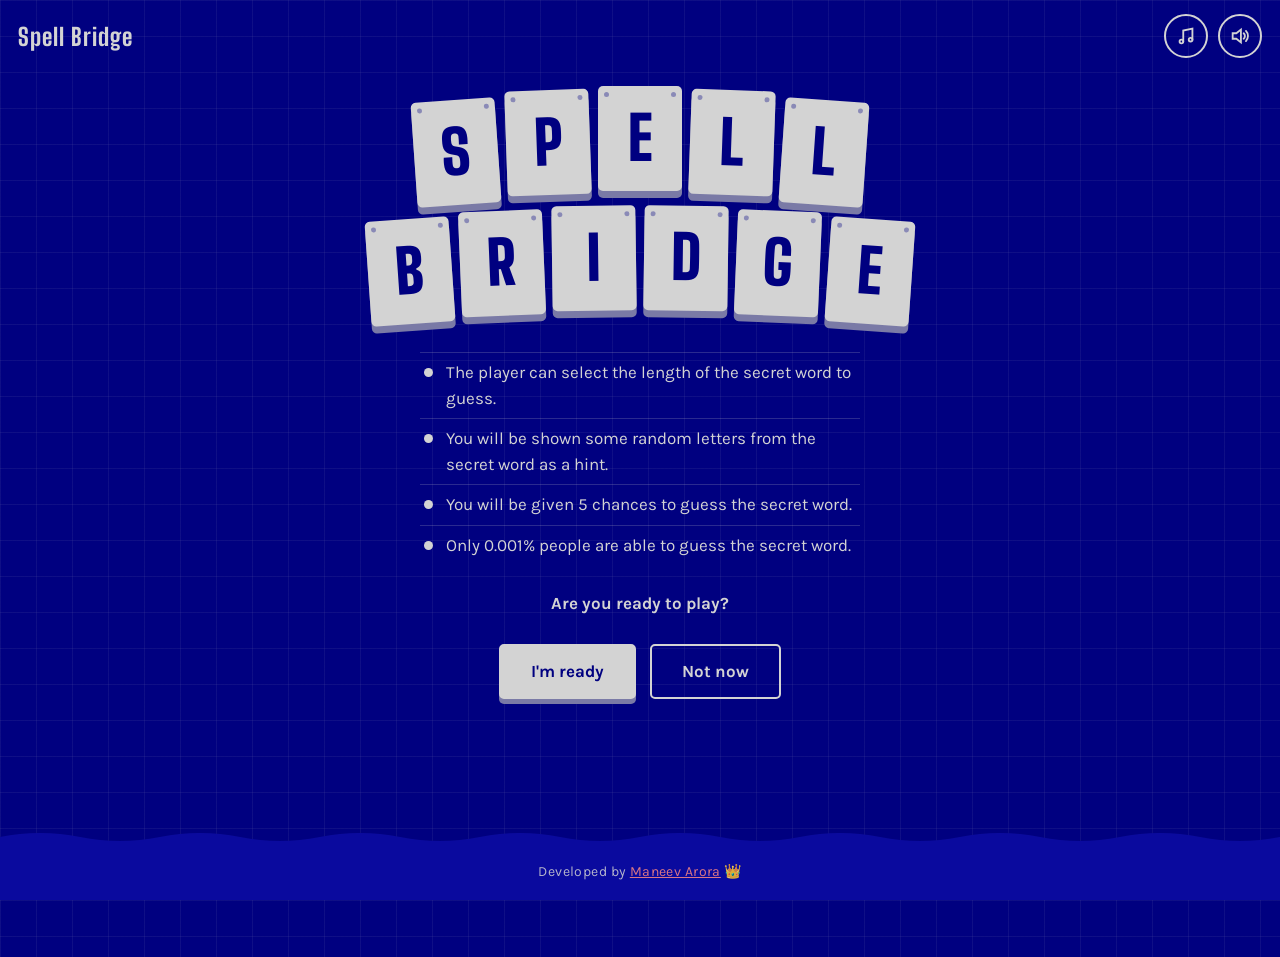
<file: Spelling_Bridge_WebGame/static/index.html>
<!DOCTYPE html>
<html lang="en">
<head>
  <meta charset="utf-8">
  <meta name="viewport" content="width=device-width, initial-scale=1, viewport-fit=cover">
  <title>Spell Bridge</title>
  <meta name="description" content="Spell Bridge: a word guessing game. Guess the secret word before the bridge falls.">
  <link rel="icon" href="data:image/svg+xml,%3Csvg xmlns='http://www.w3.org/2000/svg' viewBox='0 0 100 100'%3E%3Ctext y='.9em' font-size='90'%3E%F0%9F%8C%89%3C/text%3E%3C/svg%3E">
  <link href="https://fonts.googleapis.com/css2?family=Big+Shoulders+Display:wght@800;900&family=Karla:wght@400;600;700&display=swap" rel="stylesheet">
  <link rel="stylesheet" href="style.css">
</head>
<body>
  <div class="water" id="water"></div>

  <div id="app">
    <!-- Top bar: name and the music / sound-and-haptics buttons -->
    <div class="top">
      <span class="brand"><a href="https://spelling-bridge-web-game.onrender.com">Spell Bridge</a></span>
      <div class="ctl">
        <button class="snd" id="mus" aria-pressed="true" aria-label="Music on" title="Music">
          <svg viewBox="0 0 24 24">
            <path d="M9 18V6l10-2v12"/>
            <circle cx="7" cy="18" r="2"/>
            <circle cx="17" cy="16" r="2"/>
            <path class="sl" d="M3 3l18 18"/>
          </svg>
        </button>
        <button class="snd" id="snd" aria-pressed="true" aria-label="Sound effects and haptics on" title="Sound effects and haptics">
          <svg viewBox="0 0 24 24">
            <path d="M4 9h4l5-4v14l-5-4H4z"/>
            <path d="M16 9a4 4 0 010 6M18.5 6.5a8 8 0 010 11"/>
            <path class="sl" d="M3 3l18 18"/>
          </svg>
        </button>
      </div>
    </div>

    <!-- Screen 1: intro and "Are you ready to play?" -->
    <section class="scr on" id="s-intro">
      <div id="title" style="margin-top:2vh"></div>
      <ul class="info">
        <li>The player can select the length of the secret word to guess.</li>
        <li>You will be shown some random letters from the secret word as a hint.</li>
        <li>You will be given 5 chances to guess the secret word.</li>
        <li>Only 0.001% people are able to guess the secret word.</li>
      </ul>
      <p style="font-weight:700;margin-top:22px">Are you ready to play?</p>
      <div class="row">
        <button class="btn p" id="yes">I'm ready</button>
        <button class="btn" id="no">Not now</button>
      </div>
      <div class="err" id="ierr"></div>
    </section>

    <!-- Screen 2: choose the word length (the buttons are added by script.js) -->
    <section class="scr" id="s-len">
      <h2>How long should the secret word be?</h2>
      <p>Choose 3 to 10 letters. The game starts as soon as you pick.</p>
      <div class="lens" id="lens"></div>
    </section>

    <!-- Screen 3: the game -->
    <section class="scr" id="s-game" style="position:relative">
      <div class="cap" id="cap"></div>
      <div class="hint" id="hint"></div>
      <div class="bridge" id="bridge"></div>
      <div class="piers" id="piers"></div>
      <div id="msg"></div>
      <div class="hist" id="hist"></div>
      <div class="kb" id="kb"></div>

      <!-- Win / lose panel with "Do you want to play again?" -->
      <div class="dim" id="res">
        <div class="card">
          <h2 id="rt"></h2>
          <p id="rs"></p>
          <p id="rx" style="opacity:.75"></p>
          <p style="margin-top:18px;font-weight:700">Do you want to play again?</p>
          <div class="row" style="margin-top:12px">
            <button class="btn p" id="again">Play again</button>
            <button class="btn" id="quit">Quit</button>
          </div>
        </div>
      </div>
    </section>

    <!-- Screen 4: goodbye -->
    <section class="scr" id="s-bye" style="justify-content:center">
      <h2 style="font-size:clamp(56px,14vw,110px)">Goodbye!</h2>
      <p>The bridge will be here when you're back.</p>
      <div class="row">
        <button class="btn p" id="back">Back to start</button>
      </div>
    </section>

    <!-- Developer byline -->
    <footer class="by">Developed by <a href="http://www.linkedin.com/in/maneev-arora" target="_blank">Maneev Arora</a> 👑</footer>
  </div>

  <script src="words.js"></script>
  <script src="script.js"></script>
</body>
</html>
</file>
<file: Spelling_Bridge_WebGame/static/style.css>
:root {
  --navy: #000080;
  --deep: #00005a;
  --grey: #D3D3D3;
  --edge: #7a7aa6;
  --red: #ff8a80;
  box-sizing: border-box;
  padding-top: env(safe-area-inset-top,0px);
  padding-bottom: env(safe-area-inset-bottom,0px);
}

html {
  scroll-padding-top: env(safe-area-inset-top,0px);
  height: 100%;
}

*,*::before,*::after {
  box-sizing: border-box;
}

body {
  margin: 0;
  height: 100%;
  background: var(--navy);
  color: var(--grey);
  font: 400 17px/1.5 Karla,system-ui,sans-serif;
  overflow-x: hidden;
  background-image:
    linear-gradient(rgba(211,211,211,.07) 1px,transparent 1px),
    linear-gradient(90deg,rgba(211,211,211,.07) 1px,transparent 1px);
  background-size: 36px 36px;
}

button {
  font: inherit;
  color: inherit;
  cursor: pointer;
  border: 0;
  background: none;
}

button:focus-visible {
  outline: 3px solid #fff;
  outline-offset: 3px;
}

.water {
  position: fixed;
  left: 0;
  right: 0;
  bottom: 0;
  height: calc(56px + var(--w,0)*26px);
  background: #0a0a9e;
  transition: height .9s cubic-bezier(.3,1.3,.5,1);
  pointer-events: none;
  z-index: 0;
}

.water::before,.water::after {
  content: '';
  position: absolute;
  left: 0;
  right: 0;
  top: -15px;
  height: 16px;
  background: url("data:image/svg+xml,%3Csvg xmlns='http://www.w3.org/2000/svg' width='160' height='16'%3E%3Cpath d='M0 8Q40 0 80 8T160 8V16H0Z' fill='%230a0a9e'/%3E%3C/svg%3E") repeat-x;
  animation: drift 7s linear infinite;
}

.water::after {
  top: -9px;
  opacity: .55;
  animation-duration: 11s;
  animation-direction: reverse;
}

@keyframes drift {
  to {
    background-position-x: 160px;
  }
}

#app {
  position: relative;
  z-index: 1;
  min-height: 100%;
  display: flex;
  flex-direction: column;
}

.top {
  display: flex;
  justify-content: space-between;
  align-items: center;
  padding: 14px 18px;
}

.brand {
  font: 800 24px 'Big Shoulders Display',Impact,sans-serif;
  letter-spacing: .04em;
}

.brand a{
  text-decoration: none;
  color: var(--grey);
}

.snd {
  width: 44px;
  height: 44px;
  border: 2px solid var(--grey);
  border-radius: 50%;
  display: grid;
  place-items: center;
  transition: transform .2s;
}

.snd:active {
  transform: scale(.88);
}

.snd svg {
  width: 22px;
  height: 22px;
  fill: none;
  stroke: var(--grey);
  stroke-width: 2;
  stroke-linecap: round;
}

.scr {
  display: none;
  flex: 1;
  flex-direction: column;
  align-items: center;
  padding: 8px 16px 120px;
  text-align: center;
}

.scr.on {
  display: flex;
  animation: fade .4s;
}

@keyframes fade {
  from {
    opacity: 0;
  }
}

h2 {
  font: 800 clamp(34px,7vw,52px)/1 'Big Shoulders Display',Impact,sans-serif;
  margin: .4em 0 .3em;
}

p {
  margin: .3em 0;
}

.btn {
  padding: 13px 30px;
  border-radius: 5px;
  font-weight: 700;
  border: 2px solid var(--grey);
  transition: transform .15s,background .2s,color .2s;
}

.btn:hover {
  background: rgba(211,211,211,.15);
}

.btn:active {
  transform: translateY(3px);
}

.btn.p {
  background: var(--grey);
  color: var(--navy);
  box-shadow: 0 5px 0 var(--edge);
}

.btn.p:hover {
  background: #fff;
}

.btn.p:active {
  box-shadow: 0 1px 0 var(--edge);
  transform: translateY(4px);
}

.row {
  display: flex;
  gap: 14px;
  flex-wrap: wrap;
  justify-content: center;
  margin-top: 22px;
}
/* tiles */

.tile {
  --y: 0px;
  --r: 0deg;
  width: var(--t,64px);
  height: calc(var(--t,64px)*1.25);
  flex: none;
  display: grid;
  place-items: center;
  position: relative;
  border-radius: 5px;
  transform: translateY(var(--y)) rotate(var(--r));
  font: 900 calc(var(--t,64px)*.72)/1 'Big Shoulders Display',Impact,sans-serif;
  text-transform: uppercase;
  transition: background .2s,border-color .2s;
  animation: drop .75s cubic-bezier(.3,1.5,.5,1) backwards;
  animation-delay: calc(var(--i)*70ms);
}

@keyframes drop {
  from {
    translate: 0 -320px;
    rotate: -25deg;
    opacity: 0;
  }
}

.tile.h,.tile.tt {
  background: var(--grey);
  color: var(--navy);
  box-shadow: 0 7px 0 var(--edge);
}

.tile.h::before,.tile.tt::before {
  content: '';
  position: absolute;
  top: 6px;
  left: 6px;
  width: 5px;
  height: 5px;
  border-radius: 50%;
  background: rgba(0,0,128,.35);
  box-shadow: calc(var(--t,64px) - 17px) 0 0 rgba(0,0,128,.35);
}

.tile.m {
  border: 2px dashed rgba(211,211,211,.5);
  color: var(--grey);
  cursor: pointer;
}

.tile.m.f {
  border-style: solid;
  background: rgba(211,211,211,.15);
}

.tile.m.cur {
  border: 2px solid #fff;
  background: rgba(255,255,255,.12);
  animation: pulse 1.1s infinite;
}

@keyframes pulse {
  50% {
    box-shadow: 0 0 0 6px rgba(255,255,255,.18);
  }
}

.tile.pop {
  animation: pop .22s;
}

@keyframes pop {
  50% {
    scale: 1.2;
  }
}

.tile.rev {
  color: var(--red);
  border-color: var(--red);
}

.tile.win {
  animation: wave .7s cubic-bezier(.3,1.6,.5,1) calc(var(--i)*90ms) both;
  background: #fff;
  color: var(--navy);
}

@keyframes wave {
  50% {
    translate: 0 -34px;
    scale: 1.12;
  }
}

.tile.fall {
  animation: fall 1.1s cubic-bezier(.5,0,1,.6) forwards;
  animation-delay: calc(var(--d)*1ms);
}

@keyframes fall {
  to {
    translate: 0 70vh;
    rotate: var(--fr);
    opacity: 0;
  }
}
/* title */

.ttl {
  display: flex;
  gap: 8px;
  justify-content: center;
  margin: 2px 0;
}

.ttl+.ttl {
  margin-top: 14px;
}
/* info */

.info {
  list-style: none;
  padding: 0;
  margin: 26px auto 4px;
  max-width: 440px;
  text-align: left;
}

.info li {
  padding: 7px 0 7px 26px;
  position: relative;
  border-top: 1px solid rgba(211,211,211,.2);
}

.info li::before {
  content: '';
  position: absolute;
  left: 4px;
  top: 15px;
  width: 9px;
  height: 9px;
  border-radius: 50%;
  background: var(--grey);
}
/* length picker */

.lens {
  display: grid;
  grid-template-columns: repeat(4,1fr);
  gap: 14px;
  width: 100%;
  max-width: 640px;
  margin-top: 14px;
}

@media(max-width:520px) {
  .lens {
    grid-template-columns: repeat(2,1fr);
  }
}

.lb {
  padding: 16px 8px 14px;
  border: 2px solid rgba(211,211,211,.5);
  border-radius: 6px;
  transition: transform .2s,border-color .2s,background .2s;
}

.lb:hover {
  border-color: #fff;
  background: rgba(255,255,255,.08);
  transform: translateY(-4px);
}

.lb b {
  display: block;
  font: 900 46px/1 'Big Shoulders Display',Impact,sans-serif;
}

.lb small {
  display: block;
  font-size: 14px;
  opacity: .8;
  margin-top: 6px;
}

.mini {
  display: flex;
  justify-content: center;
  gap: 3px;
  height: 34px;
  margin-top: 8px;
  align-items: flex-start;
}

.mini i {
  width: 9px;
  height: 12px;
  background: var(--grey);
  border-radius: 1px;
  translate: 0 var(--y);
  transition: translate .35s cubic-bezier(.3,1.6,.5,1);
}

.lb:hover .mini i {
  translate: 0 calc(var(--y) - 9px);
  transition-delay: calc(var(--i)*35ms);
}
/* game */

.cap {
  font-weight: 600;
  margin: 6px 0 22px;
}

.bridge {
  display: flex;
  flex-direction: column;
  align-items: center;
  margin-top: 8px;
}

.span {
  position: relative;
}

.deck {
  display: flex;
  gap: 10px;
  flex-wrap: wrap;
  justify-content: center;
}

.arch .span {
  padding-top: 34px;
}

.sus .span {
  padding-top: 0;
  margin-top: 0;
}

.sus .span svg {
  position: absolute;
  left: 0;
  top: 0;
  width: 100%;
  height: 84px;
  overflow: visible;
}

.sus .span svg path {
  fill: none;
  stroke: var(--grey);
  stroke-width: 3;
  vector-effect: non-scaling-stroke;
}

.tw {
  position: absolute;
  top: -46px;
  width: 12px;
  height: 150px;
  background: var(--grey);
  border-radius: 2px;
}

.zig .deck {
  row-gap: 26px;
}

.bridge.shake {
  animation: shake .45s;
}

@keyframes shake {
  20% {
    translate: -12px 0;
  }
  40% {
    translate: 10px 3px;
  }
  60% {
    translate: -7px 0;
  }
  80% {
    translate: 4px 0;
  }
}

.piers {
  display: flex;
  justify-content: space-around;
  width: min(420px,88vw);
  margin: 44px auto 10px;
}

.pier {
  width: 14px;
  height: 58px;
  background: var(--grey);
  border-radius: 2px;
  transform-origin: 50% 100%;
}

.pier.snap {
  animation: snap .9s cubic-bezier(.5,0,1,.6) forwards;
}

@keyframes snap {
  15% {
    rotate: -6deg;
  }
  to {
    translate: 0 40px;
    rotate: 26deg;
    opacity: .2;
    background: var(--red);
  }
}

#msg {
  min-height: 30px;
  font-weight: 700;
  font-size: 18px;
}

#msg.bad {
  color: var(--red);
  animation: shake .4s;
}

.hist {
  display: flex;
  gap: 8px;
  flex-wrap: wrap;
  justify-content: center;
  min-height: 34px;
  margin: 6px 0 10px;
}

.hist span {
  padding: 2px 12px;
  border: 1px solid rgba(211,211,211,.5);
  border-radius: 20px;
  text-decoration: line-through;
  text-decoration-color: var(--red);
  animation: pop .3s;
}

.kb {
  width: 100%;
  max-width: 520px;
  display: flex;
  flex-direction: column;
  gap: 7px;
}

.kr {
  display: flex;
  gap: 5px;
  justify-content: center;
}

.k {
  flex: 1;
  max-width: 46px;
  height: 50px;
  background: var(--grey);
  color: var(--navy);
  border-radius: 5px;
  font-weight: 700;
  text-transform: uppercase;
  box-shadow: 0 4px 0 var(--edge);
  transition: transform .08s,box-shadow .08s;
}

.k:active,.k.dn {
  transform: translateY(3px);
  box-shadow: 0 1px 0 var(--edge);
}

.k.w {
  max-width: 76px;
  flex: 1.7;
  font-size: 14px;
}

.k.go {
  background: #fff;
}

.dim {
  position: absolute;
  inset: 0;
  background: rgba(0,0,60,.82);
  display: none;
  place-items: center;
  padding: 20px;
  z-index: 5;
}

.dim.on {
  display: grid;
  animation: fade .4s;
}

.card {
  max-width: 420px;
  padding: 28px 24px;
  border: 2px solid var(--grey);
  background: var(--navy);
  border-radius: 6px;
  box-shadow: 0 8px 0 var(--edge);
  animation: rise .5s cubic-bezier(.3,1.4,.5,1);
}

@keyframes rise {
  from {
    translate: 0 60px;
    opacity: 0;
  }
}

.conf {
  position: fixed;
  width: 10px;
  height: 14px;
  top: 35%;
  left: 50%;
  z-index: 9;
  pointer-events: none;
}

@media(prefers-reduced-motion:reduce) {
  *,*::before,*::after {
    animation-duration: .01ms!important;
    animation-delay: 0s!important;
    transition-duration: .01ms!important;
  }
}

.ctl {
  display: flex;
  gap: 10px;
}

.snd .sl {
  display: none;
}

.snd.off .sl {
  display: block;
}

.snd.off {
  opacity: .65;
}

.hint {
  display: flex;
  align-items: center;
  justify-content: center;
  gap: 6px;
  margin: 0 0 30px;
  flex-wrap: wrap;
}

.hint b {
  margin-right: 10px;
}

.err {
  min-height: 26px;
  margin-top: 8px;
  color: var(--red);
  font-weight: 700;
}

.err.b {
  animation: shake .4s;
}

.by {
  margin-top: -96px;
  padding: 0 16px calc(18px + env(safe-area-inset-bottom,0px));
  text-align: center;
  font-size: 14px;
  letter-spacing: .03em;
  opacity: .85;
  /*color: var(--red);*/
}

.by a{
  color: var(--red);
}
</file>
